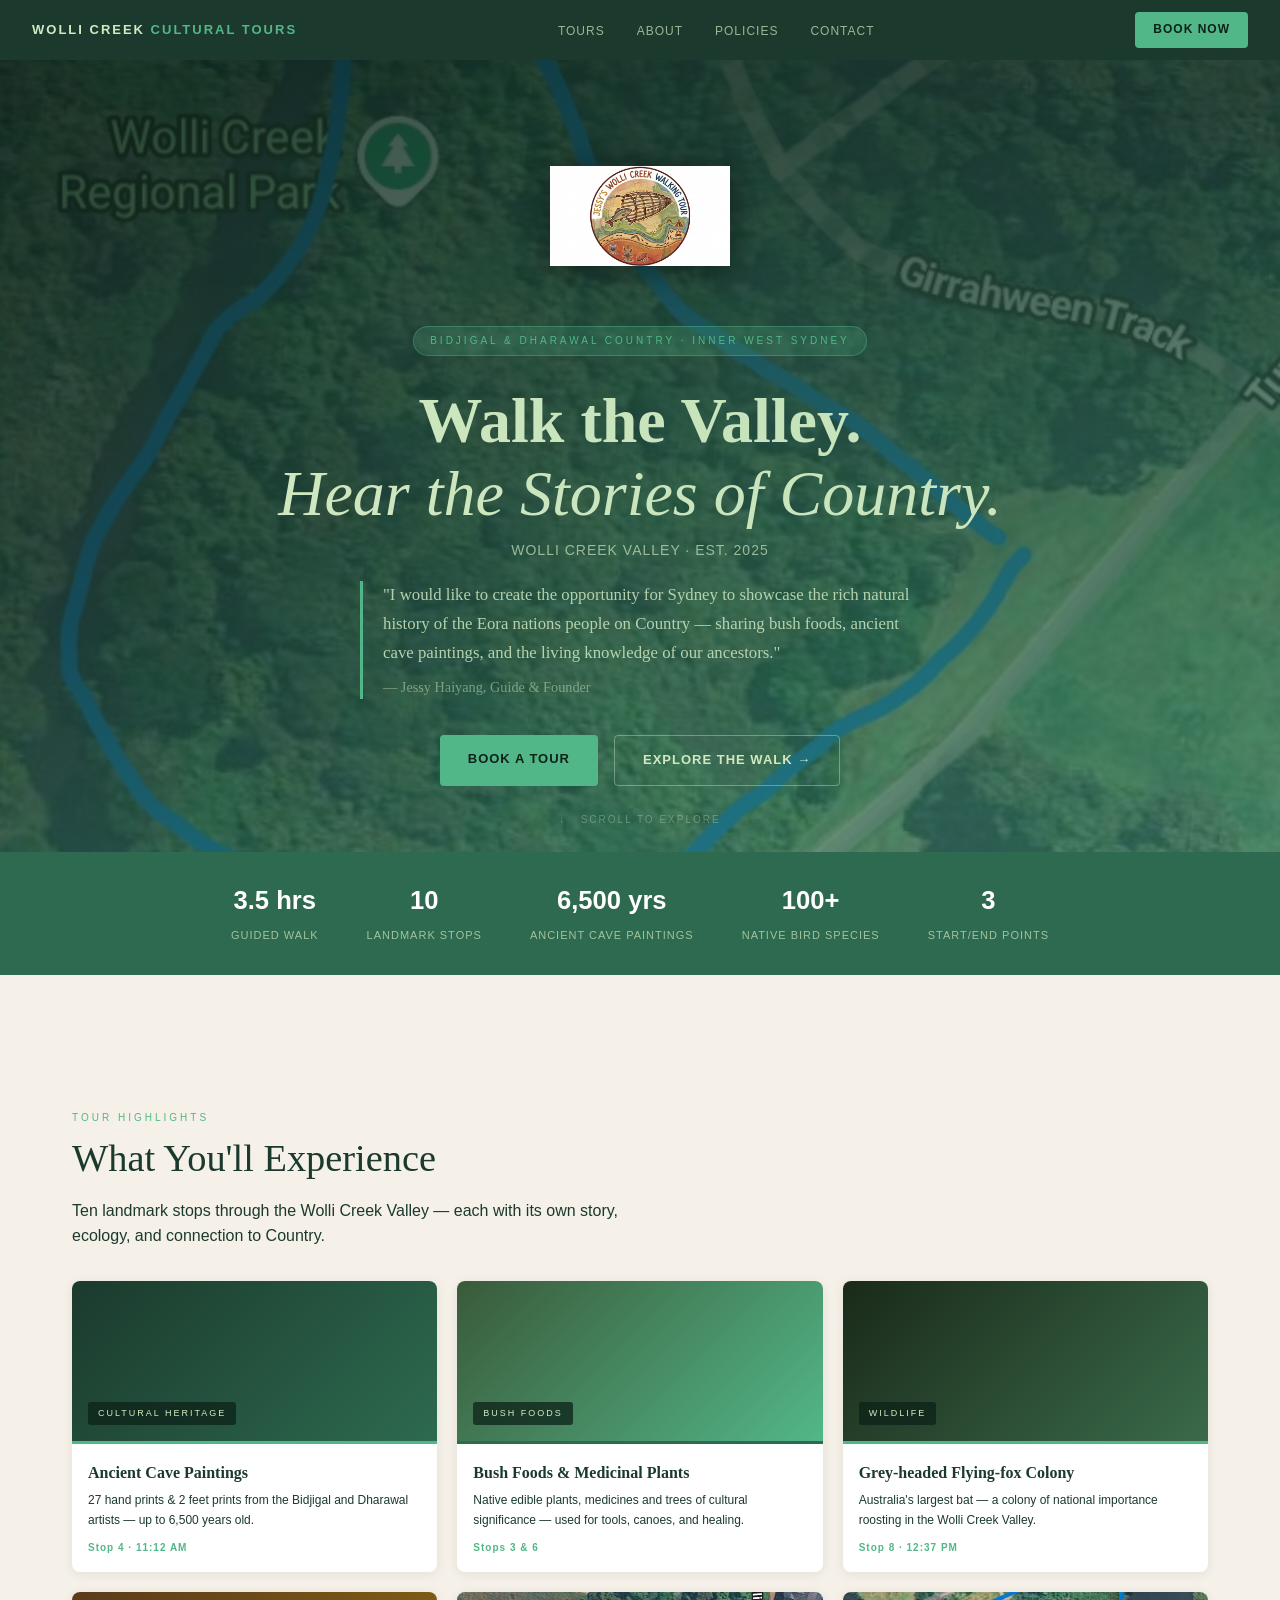
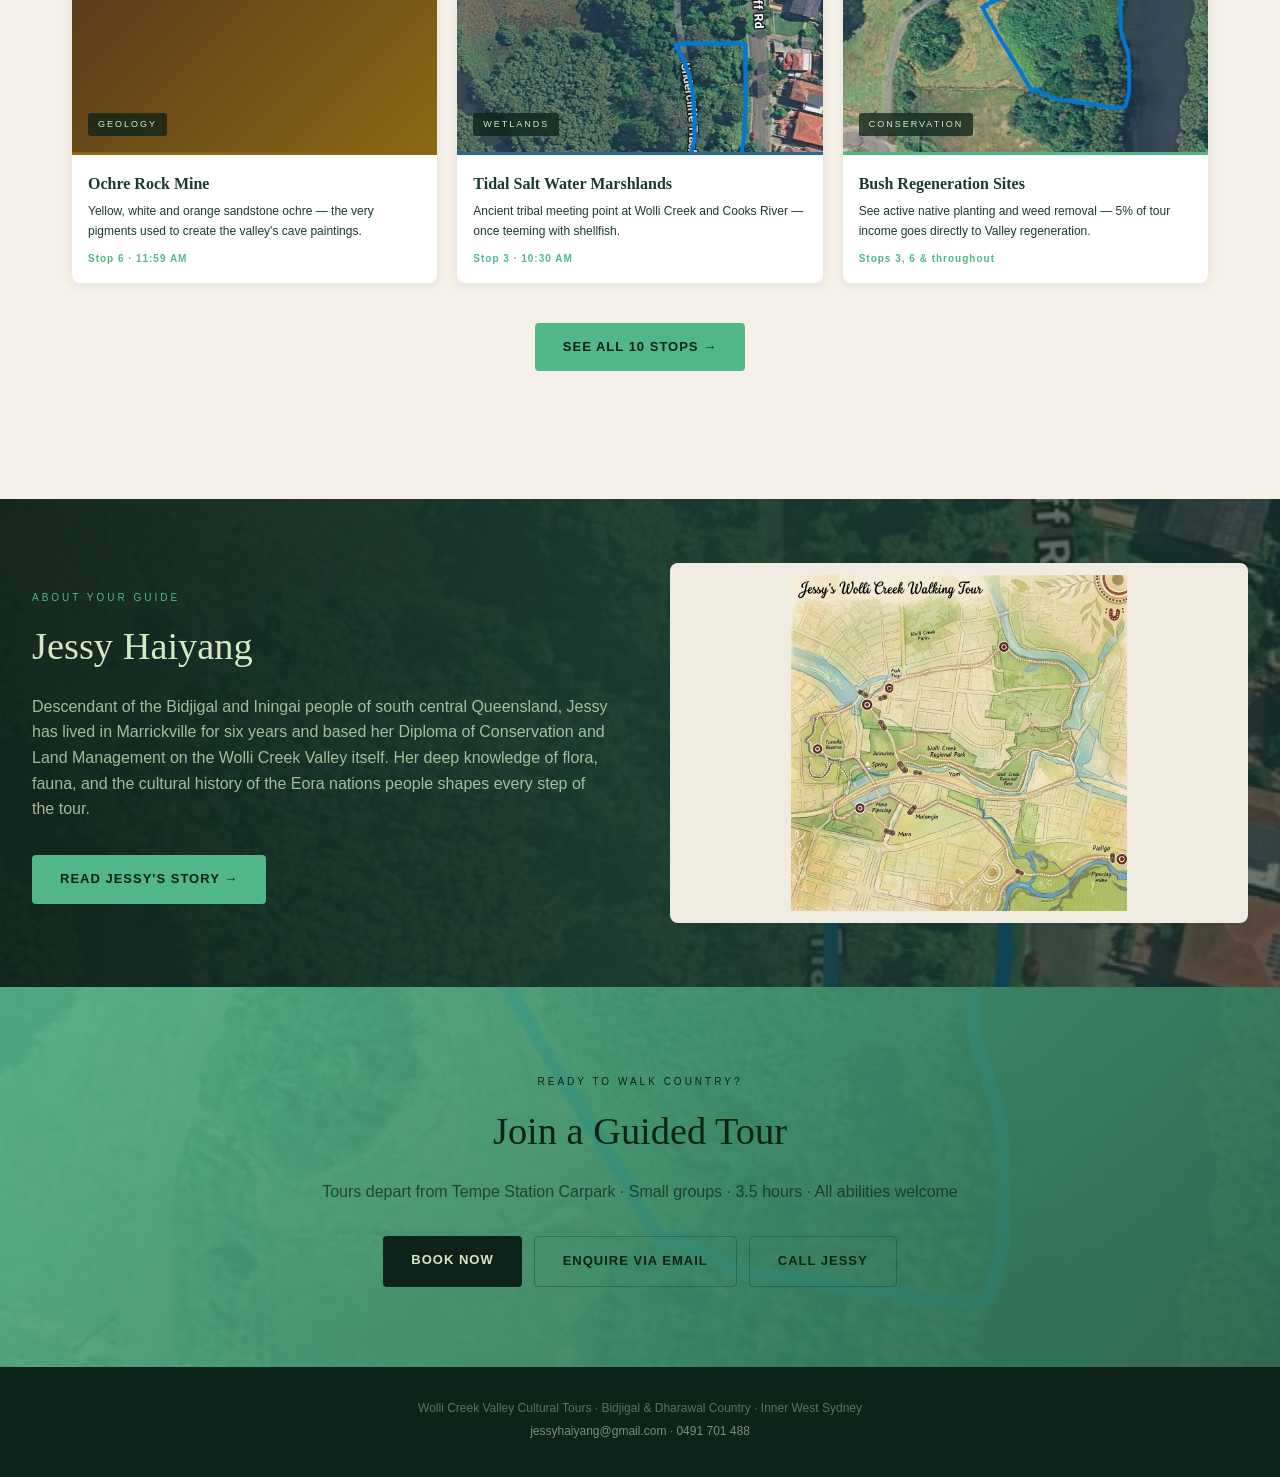
<file: index.html>
<!DOCTYPE html>
<html lang="en">
<head>
  <meta charset="UTF-8">
  <meta name="viewport" content="width=device-width, initial-scale=1.0">
  <meta name="description" content="Wolli Creek Valley Cultural Guided Tours — walk the valley and hear the stories of Country with Jessy Haiyang on Bidjigal and Dharawal Country, Inner West Sydney.">
  <meta property="og:title" content="Wolli Creek Cultural Tours — Walk the Valley">
  <meta property="og:description" content="Indigenous-led guided tours of the Wolli Creek Valley on Bidjigal and Dharawal Country, Inner West Sydney.">
  <meta property="og:type" content="website">
  <title>Wolli Creek Cultural Tours — Walk the Valley</title>
  <link rel="stylesheet" href="css/base.css">
  <link rel="stylesheet" href="css/components.css">
  <link rel="stylesheet" href="css/home.css">
</head>
<body>

  <a class="skip-link" href="#main-content">Skip to main content</a>

  <!-- NAV -->
  <nav class="site-nav">
    <a href="index.html" class="nav-logo">Wolli Creek <span>Cultural Tours</span></a>
    <ul class="nav-links">
      <li><a href="tours.html">Tours</a></li>
      <li><a href="about.html">About</a></li>
      <li><a href="policies.html">Policies</a></li>
      <li><a href="book.html">Contact</a></li>
    </ul>
    <a href="book.html" class="nav-cta">Book Now</a>
    <button class="nav-toggle" aria-label="Open menu" aria-expanded="false">
      <span></span><span></span><span></span>
    </button>
  </nav>

  <main id="main-content">

  <!-- HERO -->
  <section class="home-hero">
    <img src="images/jessys-logo.png" alt="Jessy's Wolli Creek Walking Tour — circular logo" class="hero-logo">
    <span class="hero-badge">Bidjigal &amp; Dharawal Country · Inner West Sydney</span>
    <h1><strong>Walk the Valley.</strong><br>Hear the Stories of Country.</h1>
    <p class="hero-subtitle">Wolli Creek Valley · Est. 2025</p>
    <blockquote class="hero-quote">
      "I would like to create the opportunity for Sydney to showcase the rich natural history
      of the Eora nations people on Country — sharing bush foods, ancient cave paintings,
      and the living knowledge of our ancestors."
      <cite>— Jessy Haiyang, Guide &amp; Founder</cite>
    </blockquote>
    <div class="hero-buttons">
      <a href="book.html" class="btn btn-primary">Book a Tour</a>
      <a href="tours.html" class="btn btn-ghost">Explore the Walk →</a>
    </div>
    <div class="hero-scroll">↓ &nbsp; scroll to explore</div>
  </section>

  <!-- STATS BAND -->
  <div class="stats-band">
    <div class="stat"><strong>3.5 hrs</strong><span>Guided Walk</span></div>
    <div class="stat"><strong>10</strong><span>Landmark Stops</span></div>
    <div class="stat"><strong>6,500 yrs</strong><span>Ancient Cave Paintings</span></div>
    <div class="stat"><strong>100+</strong><span>Native Bird Species</span></div>
    <div class="stat"><strong>3</strong><span>Start/End Points</span></div>
  </div>

  <!-- HIGHLIGHTS -->
  <section class="highlights-section">
    <div class="section">
      <span class="label">Tour Highlights</span>
      <h2>What You'll Experience</h2>
      <p style="max-width:560px;margin-top:8px;">Ten landmark stops through the Wolli Creek Valley — each with its own story, ecology, and connection to Country.</p>

      <div class="card-grid">

        <div class="card reveal">
          <div class="card-img" style="background:linear-gradient(135deg,#1B3A2D,#2D6A4F);">
            <span class="card-tag">Cultural Heritage</span>
          </div>
          <div class="card-accent" style="background:#52B788;"></div>
          <div class="card-body">
            <h4>Ancient Cave Paintings</h4>
            <p>27 hand prints &amp; 2 feet prints from the Bidjigal and Dharawal artists — up to 6,500 years old.</p>
            <div class="card-meta">Stop 4 · 11:12 AM</div>
          </div>
        </div>

        <div class="card reveal">
          <div class="card-img" style="background:linear-gradient(135deg,#3a5a3a,#52B788);">
            <span class="card-tag">Bush Foods</span>
          </div>
          <div class="card-accent" style="background:#2D6A4F;"></div>
          <div class="card-body">
            <h4>Bush Foods &amp; Medicinal Plants</h4>
            <p>Native edible plants, medicines and trees of cultural significance — used for tools, canoes, and healing.</p>
            <div class="card-meta">Stops 3 &amp; 6</div>
          </div>
        </div>

        <div class="card reveal">
          <div class="card-img" style="background:linear-gradient(135deg,#1a2a1a,#3a6a4a);">
            <span class="card-tag">Wildlife</span>
          </div>
          <div class="card-accent" style="background:#52B788;"></div>
          <div class="card-body">
            <h4>Grey-headed Flying-fox Colony</h4>
            <p>Australia's largest bat — a colony of national importance roosting in the Wolli Creek Valley.</p>
            <div class="card-meta">Stop 8 · 12:37 PM</div>
          </div>
        </div>

        <div class="card reveal">
          <div class="card-img" style="background:linear-gradient(135deg,#5a3a1a,#8B6914);">
            <span class="card-tag">Geology</span>
          </div>
          <div class="card-accent" style="background:#8B6914;"></div>
          <div class="card-body">
            <h4>Ochre Rock Mine</h4>
            <p>Yellow, white and orange sandstone ochre — the very pigments used to create the valley's cave paintings.</p>
            <div class="card-meta">Stop 6 · 11:59 AM</div>
          </div>
        </div>

        <div class="card reveal">
          <div class="card-img" style="background:linear-gradient(135deg,#1a3a4a,#2D6A8F);background-image:url('images/bush-regen-2.jpg');background-size:cover;background-position:center;">
            <span class="card-tag">Wetlands</span>
          </div>
          <div class="card-accent" style="background:#2D6A8F;"></div>
          <div class="card-body">
            <h4>Tidal Salt Water Marshlands</h4>
            <p>Ancient tribal meeting point at Wolli Creek and Cooks River — once teeming with shellfish.</p>
            <div class="card-meta">Stop 3 · 10:30 AM</div>
          </div>
        </div>

        <div class="card reveal">
          <div class="card-img" style="background:linear-gradient(135deg,#2a3a1a,#4a6a2a);background-image:url('images/bush-regen-1.jpg');background-size:cover;background-position:center;">
            <span class="card-tag">Conservation</span>
          </div>
          <div class="card-accent" style="background:#52B788;"></div>
          <div class="card-body">
            <h4>Bush Regeneration Sites</h4>
            <p>See active native planting and weed removal — 5% of tour income goes directly to Valley regeneration.</p>
            <div class="card-meta">Stops 3, 6 &amp; throughout</div>
          </div>
        </div>

      </div>

      <div style="text-align:center;margin-top:40px;">
        <a href="tours.html" class="btn btn-primary">See All 10 Stops →</a>
      </div>
    </div>
  </section>

  <!-- ABOUT STRIP -->
  <section class="about-strip">
    <div class="about-text">
      <span class="label">About Your Guide</span>
      <h2>Jessy Haiyang</h2>
      <p>Descendant of the Bidjigal and Iningai people of south central Queensland, Jessy has lived in Marrickville for six years and based her Diploma of Conservation and Land Management on the Wolli Creek Valley itself. Her deep knowledge of flora, fauna, and the cultural history of the Eora nations people shapes every step of the tour.</p>
      <br>
      <a href="about.html" class="btn btn-primary" style="margin-top:8px;">Read Jessy's Story →</a>
    </div>
    <div class="about-img about-img--map">
      <img src="images/jessys-map-4.png" alt="Jessy's Wolli Creek Walking Tour — illustrated route map">
    </div>
  </section>

  <!-- CTA -->
  <section class="cta-section">
    <span class="label">Ready to Walk Country?</span>
    <h2>Join a Guided Tour</h2>
    <p>Tours depart from Tempe Station Carpark · Small groups · 3.5 hours · All abilities welcome</p>
    <div class="cta-buttons">
      <a href="book.html" class="btn btn-primary" style="background:var(--color-forest-dark);color:var(--color-sage-light);">Book Now</a>
      <a href="mailto:jessyhaiyang@gmail.com" class="btn btn-ghost-dark">Enquire via Email</a>
      <a href="tel:0491701488" class="btn btn-ghost-dark">Call Jessy</a>
    </div>
  </section>

  </main>

  <!-- FOOTER -->
  <footer class="site-footer">
    <p>Wolli Creek Valley Cultural Tours · Bidjigal &amp; Dharawal Country · Inner West Sydney</p>
    <p><a href="mailto:jessyhaiyang@gmail.com">jessyhaiyang@gmail.com</a> · <a href="tel:0491701488">0491 701 488</a></p>
  </footer>

  <script src="js/main.js"></script>
</body>
</html>
</file>
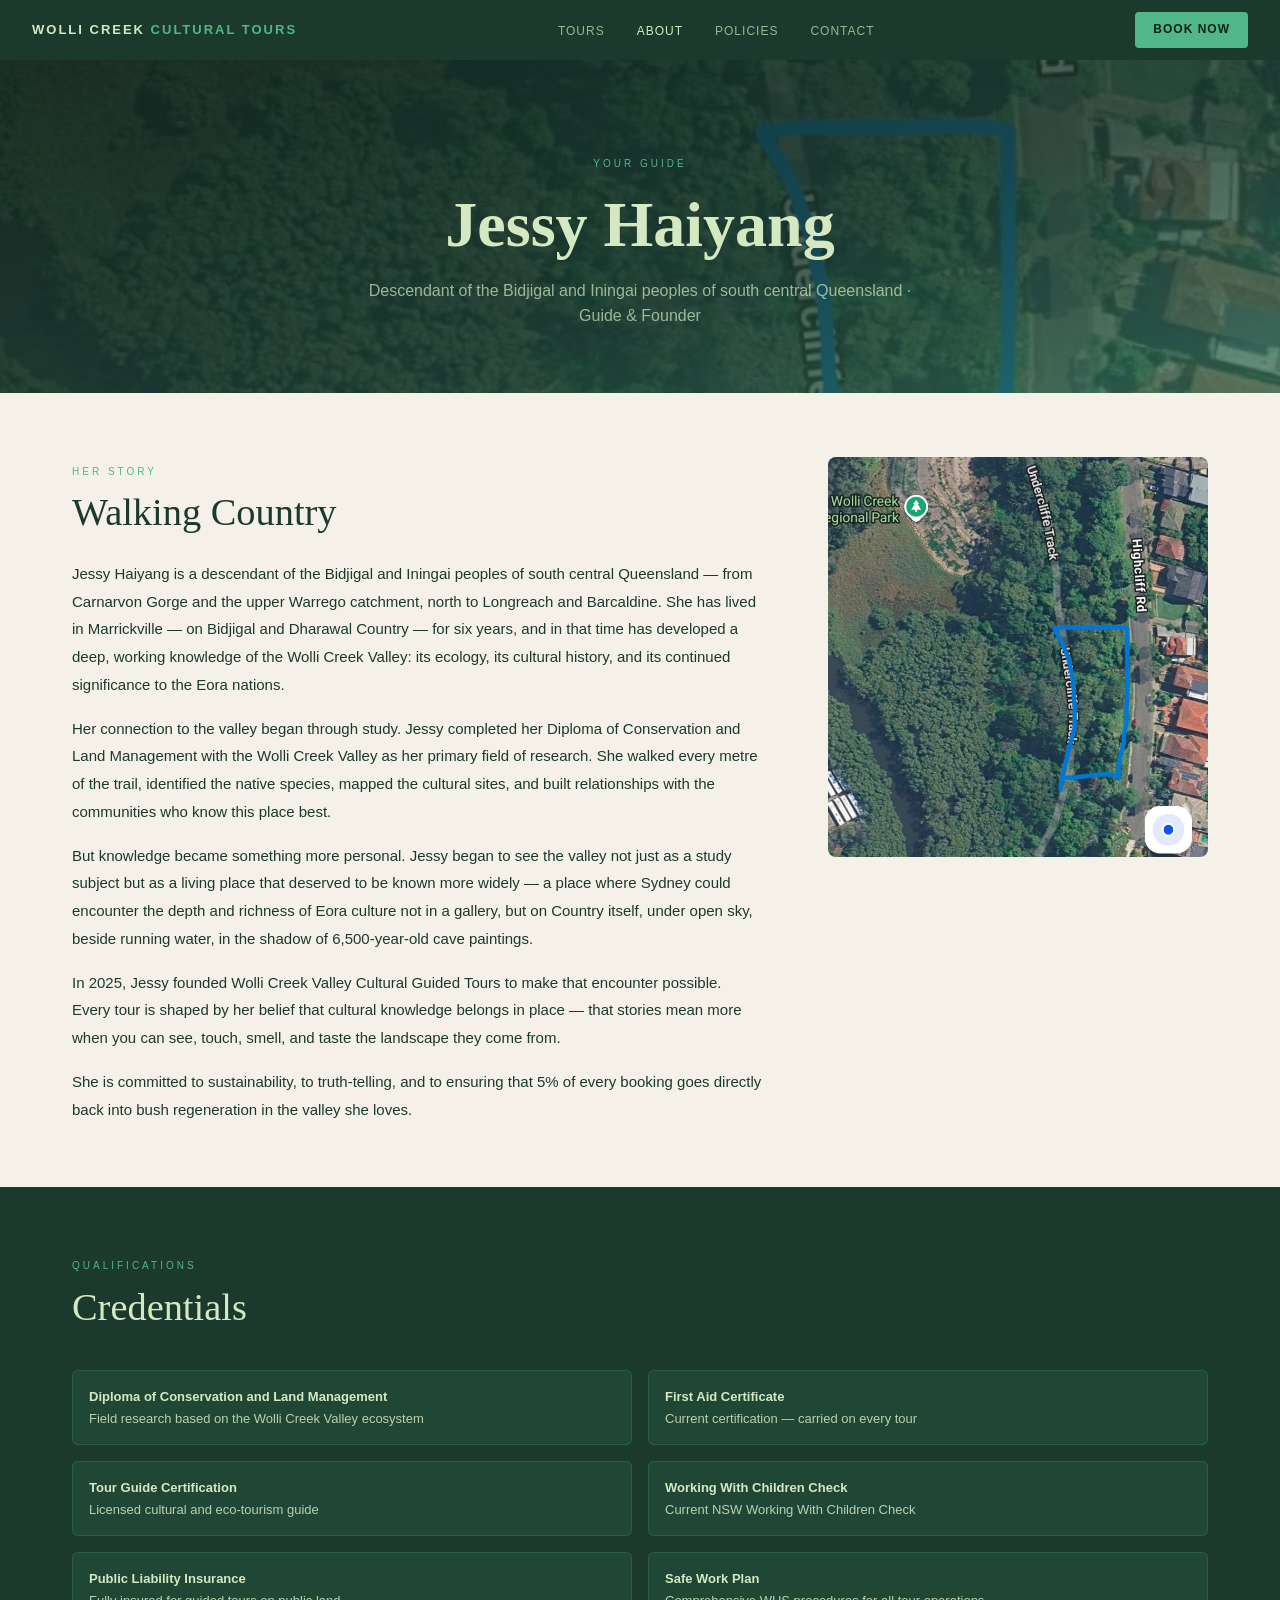
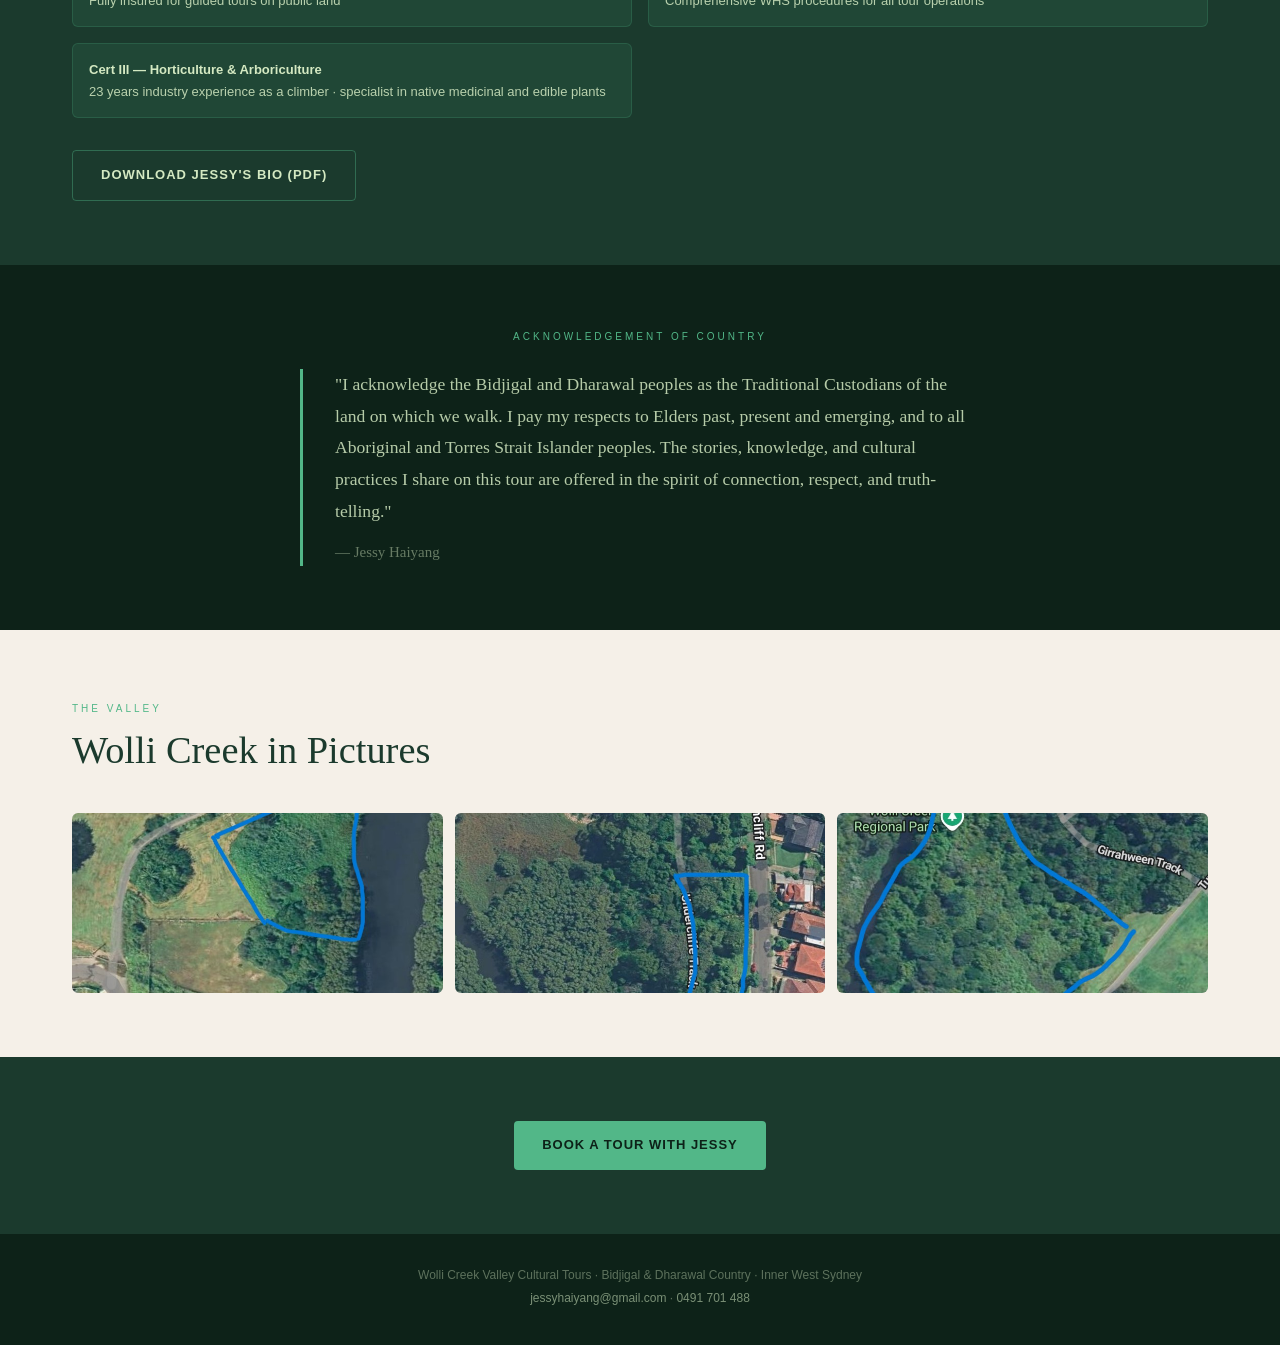
<file: about.html>
<!DOCTYPE html>
<html lang="en">
<head>
  <meta charset="UTF-8">
  <meta name="viewport" content="width=device-width, initial-scale=1.0">
  <meta name="description" content="Meet Jessy Haiyang — descendant of the Pitjara and Iningai peoples, guide, botanist, and founder of Wolli Creek Valley Cultural Tours.">
  <title>About Jessy — Wolli Creek Cultural Tours</title>
  <link rel="stylesheet" href="css/base.css">
  <link rel="stylesheet" href="css/components.css">
  <link rel="stylesheet" href="css/about.css">
</head>
<body>

  <a class="skip-link" href="#main-content">Skip to main content</a>

  <nav class="site-nav">
    <a href="index.html" class="nav-logo">Wolli Creek <span>Cultural Tours</span></a>
    <ul class="nav-links">
      <li><a href="tours.html">Tours</a></li>
      <li><a href="about.html" class="active">About</a></li>
      <li><a href="policies.html">Policies</a></li>
      <li><a href="book.html">Contact</a></li>
    </ul>
    <a href="book.html" class="nav-cta">Book Now</a>
    <button class="nav-toggle" aria-label="Open menu" aria-expanded="false">
      <span></span><span></span><span></span>
    </button>
  </nav>

  <main id="main-content">

  <header class="page-hero">
    <span class="label">Your Guide</span>
    <h1><strong>Jessy Haiyang</strong></h1>
    <p>Descendant of the Bidjigal and Iningai peoples of south central Queensland · Guide &amp; Founder</p>
  </header>

  <!-- MAIN CONTENT -->
  <section class="about-content">
    <div class="container">
      <div class="about-layout">

        <div class="about-body">
          <span class="label">Her Story</span>
          <h2>Walking Country</h2>
          <p>Jessy Haiyang is a descendant of the Bidjigal and Iningai peoples of south central Queensland — from Carnarvon Gorge and the upper Warrego catchment, north to Longreach and Barcaldine. She has lived in Marrickville — on Bidjigal and Dharawal Country — for six years, and in that time has developed a deep, working knowledge of the Wolli Creek Valley: its ecology, its cultural history, and its continued significance to the Eora nations.</p>
          <p>Her connection to the valley began through study. Jessy completed her Diploma of Conservation and Land Management with the Wolli Creek Valley as her primary field of research. She walked every metre of the trail, identified the native species, mapped the cultural sites, and built relationships with the communities who know this place best.</p>
          <p>But knowledge became something more personal. Jessy began to see the valley not just as a study subject but as a living place that deserved to be known more widely — a place where Sydney could encounter the depth and richness of Eora culture not in a gallery, but on Country itself, under open sky, beside running water, in the shadow of 6,500-year-old cave paintings.</p>
          <p>In 2025, Jessy founded Wolli Creek Valley Cultural Guided Tours to make that encounter possible. Every tour is shaped by her belief that cultural knowledge belongs in place — that stories mean more when you can see, touch, smell, and taste the landscape they come from.</p>
          <p>She is committed to sustainability, to truth-telling, and to ensuring that 5% of every booking goes directly back into bush regeneration in the valley she loves.</p>
        </div>

        <div class="about-sidebar">
          <div class="about-photo">
            <img src="images/bush-regen-2.jpg" alt="Wolli Creek Valley — the bush corridor where tours take place">
            <!-- Replace with: <img src="images/jessy-portrait.jpg" alt="Jessy Haiyang in the Wolli Creek Valley"> -->
          </div>
        </div>

      </div>
    </div>
  </section>

  <!-- CREDENTIALS -->
  <section class="credentials">
    <div class="container">
      <span class="label">Qualifications</span>
      <h2>Credentials</h2>
      <ul class="cred-list">
        <li><strong>Diploma of Conservation and Land Management</strong>Field research based on the Wolli Creek Valley ecosystem</li>
        <li><strong>First Aid Certificate</strong>Current certification — carried on every tour</li>
        <li><strong>Tour Guide Certification</strong>Licensed cultural and eco-tourism guide</li>
        <li><strong>Working With Children Check</strong>Current NSW Working With Children Check</li>
        <li><strong>Public Liability Insurance</strong>Fully insured for guided tours on public land</li>
        <li><strong>Safe Work Plan</strong>Comprehensive WHS procedures for all tour operations</li>
        <li><strong>Cert III — Horticulture &amp; Arboriculture</strong>23 years industry experience as a climber · specialist in native medicinal and edible plants</li>
      </ul>
      <div style="margin-top:var(--space-md);">
        <a href="images/jessy-haiyang-bio.pdf" target="_blank" rel="noopener" class="btn btn-ghost" style="border-color:rgba(82,183,136,0.4);color:var(--color-sage-light);">Download Jessy's Bio (PDF)</a>
      </div>
    </div>
  </section>

  <!-- ACKNOWLEDGEMENT OF COUNTRY -->
  <section class="acknowledgement">
    <span class="label" style="color:var(--color-sage);display:block;margin-bottom:24px;">Acknowledgement of Country</span>
    <blockquote>
      "I acknowledge the Bidjigal and Dharawal peoples as the Traditional Custodians of the land on which we walk. I pay my respects to Elders past, present and emerging, and to all Aboriginal and Torres Strait Islander peoples. The stories, knowledge, and cultural practices I share on this tour are offered in the spirit of connection, respect, and truth-telling."
      <cite>— Jessy Haiyang</cite>
    </blockquote>
  </section>

  <!-- GALLERY -->
  <section class="gallery-section">
    <div class="container">
      <span class="label">The Valley</span>
      <h2>Wolli Creek in Pictures</h2>
      <div class="gallery-grid">
        <div class="gallery-img">
          <img src="images/bush-regen-1.jpg" alt="Bush regeneration site in Wolli Creek Valley" onerror="this.style.display='none'">
        </div>
        <div class="gallery-img">
          <img src="images/bush-regen-2.jpg" alt="Native plants being restored in the valley" onerror="this.style.display='none'">
        </div>
        <div class="gallery-img">
          <img src="images/bush-regen-3.jpg" alt="Creek corridor with native vegetation" onerror="this.style.display='none'">
        </div>
      </div>
    </div>
  </section>

  <div style="background:var(--color-forest);padding:var(--space-lg) var(--space-md);text-align:center;">
    <a href="book.html" class="btn btn-primary">Book a Tour with Jessy</a>
  </div>

  </main>

  <footer class="site-footer">
    <p>Wolli Creek Valley Cultural Tours · Bidjigal &amp; Dharawal Country · Inner West Sydney</p>
    <p><a href="mailto:jessyhaiyang@gmail.com">jessyhaiyang@gmail.com</a> · <a href="tel:0491701488">0491 701 488</a></p>
  </footer>

  <script src="js/main.js"></script>
</body>
</html>
</file>
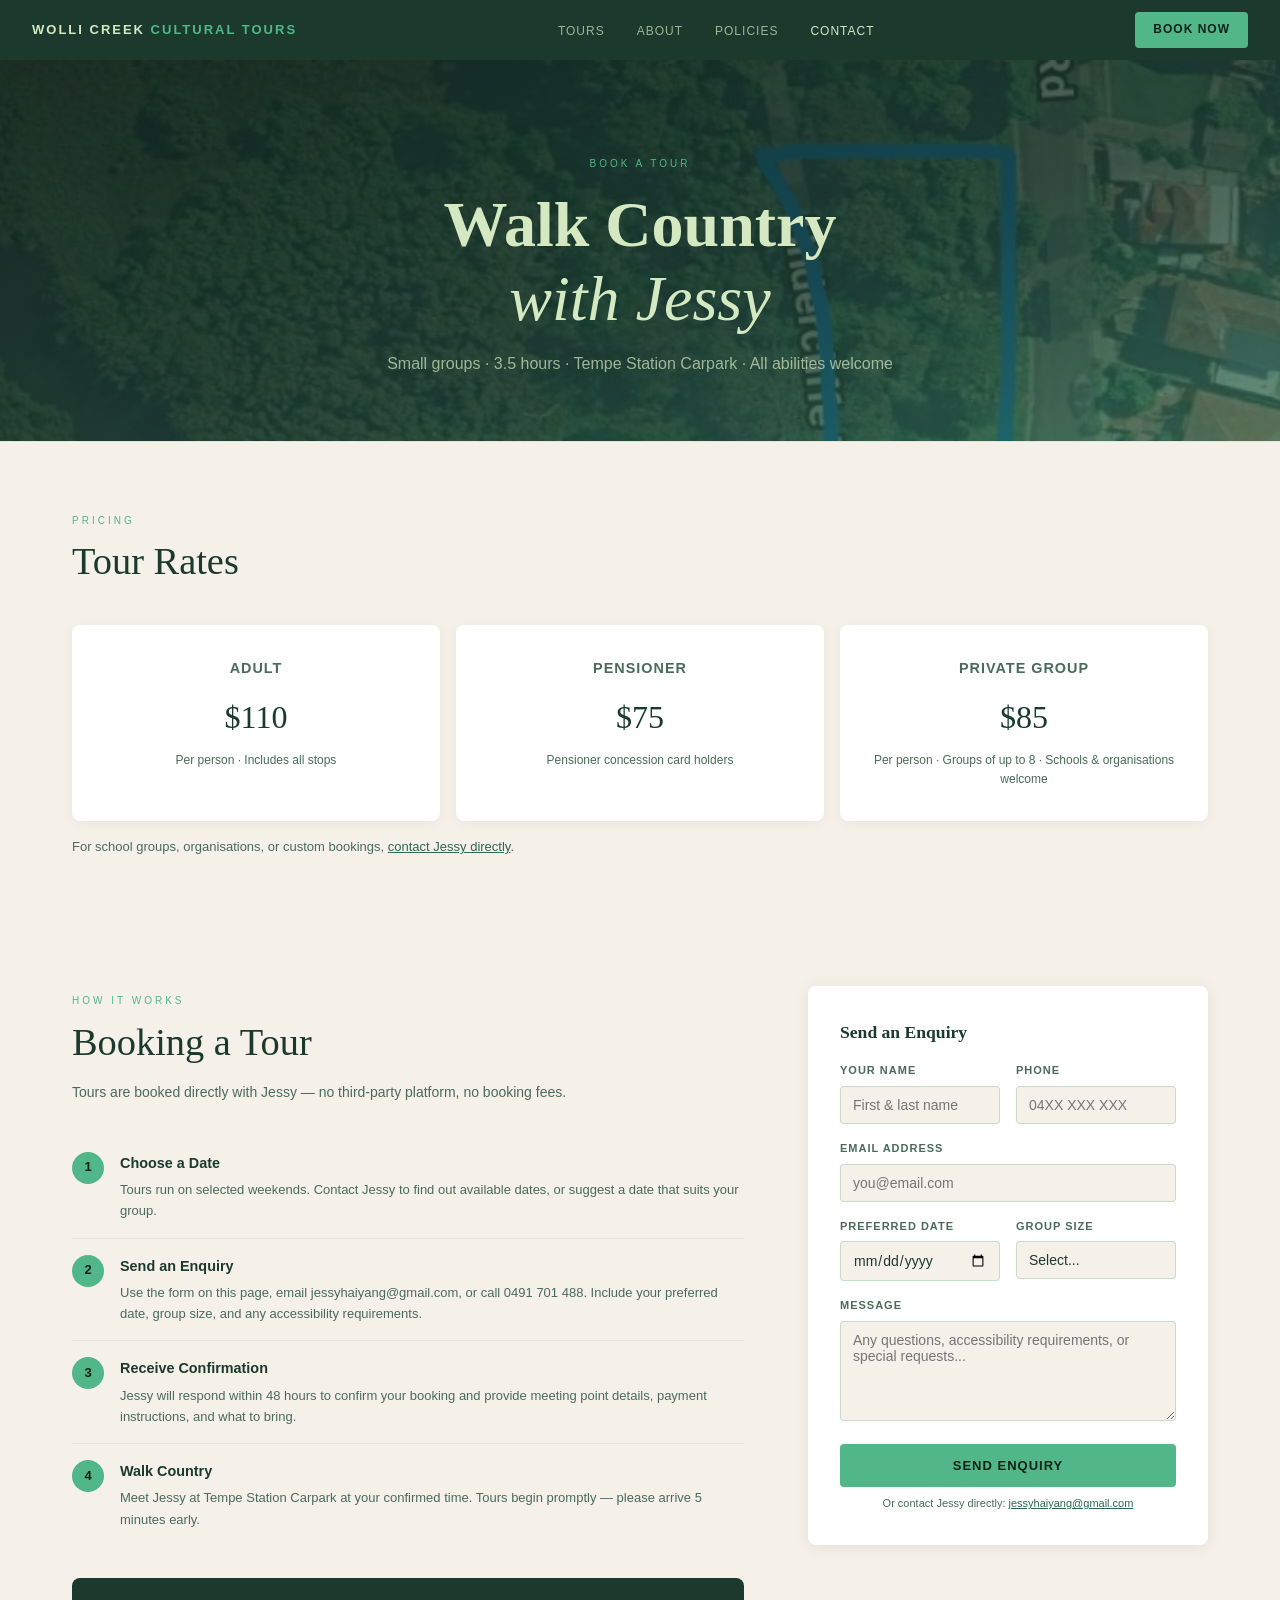
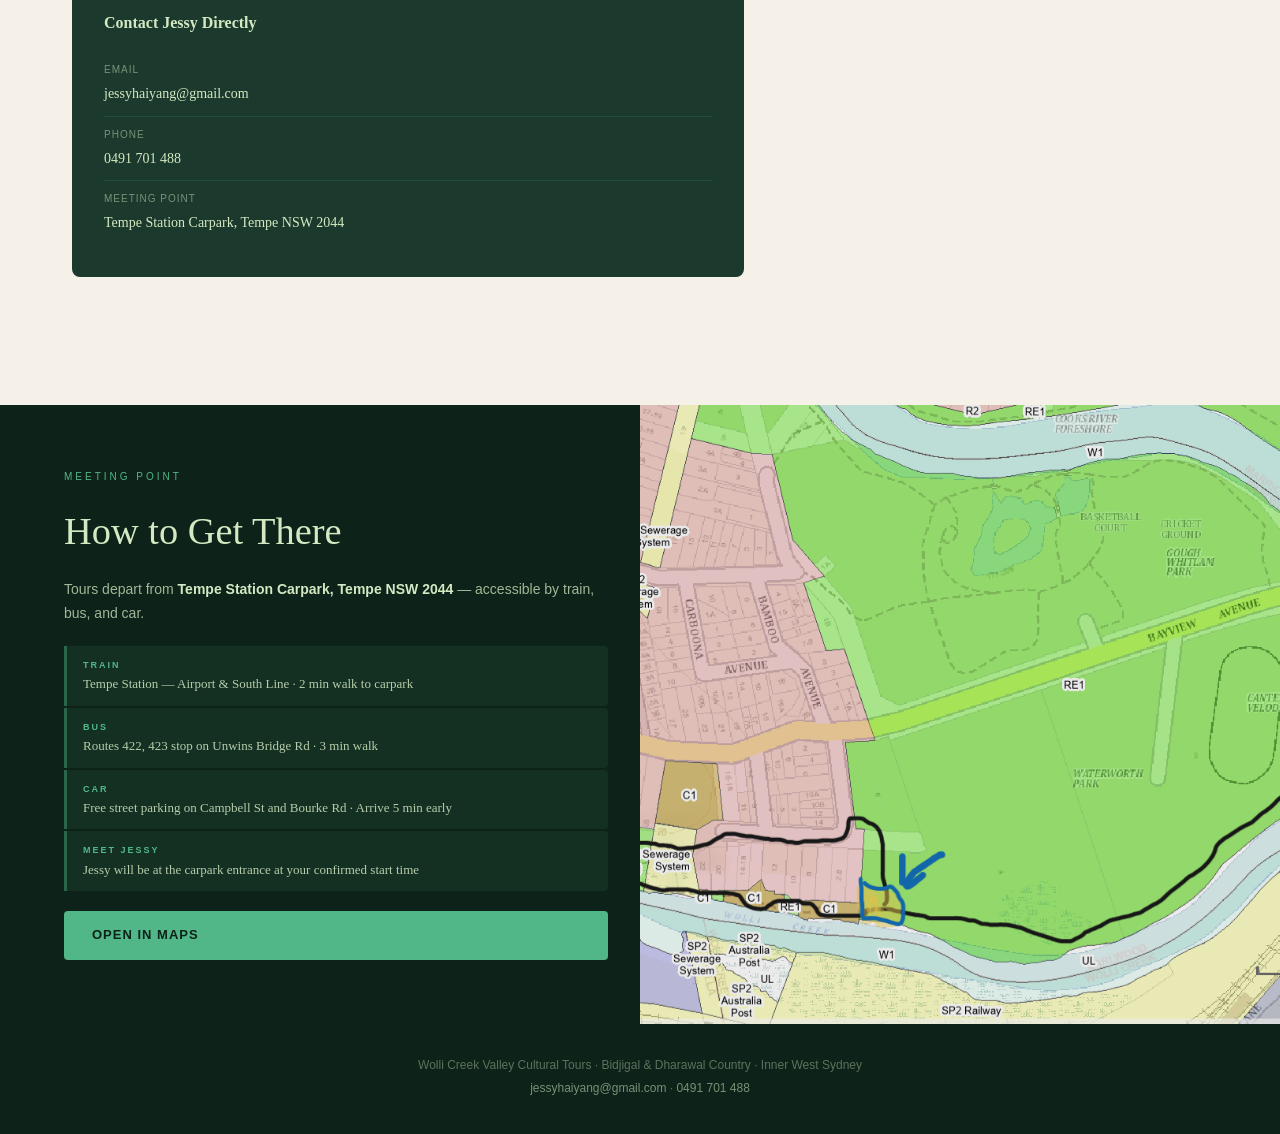
<file: book.html>
<!DOCTYPE html>
<html lang="en">
<head>
  <meta charset="UTF-8">
  <meta name="viewport" content="width=device-width, initial-scale=1.0">
  <meta name="description" content="Book a Wolli Creek Valley Cultural Guided Tour with Jessy Haiyang. Contact Jessy directly to arrange your tour date.">
  <title>Book a Tour — Wolli Creek Cultural Tours</title>
  <link rel="stylesheet" href="css/base.css">
  <link rel="stylesheet" href="css/components.css">
  <link rel="stylesheet" href="css/book.css">
</head>
<body>

  <a class="skip-link" href="#main-content">Skip to main content</a>

  <nav class="site-nav">
    <a href="index.html" class="nav-logo">Wolli Creek <span>Cultural Tours</span></a>
    <ul class="nav-links">
      <li><a href="tours.html">Tours</a></li>
      <li><a href="about.html">About</a></li>
      <li><a href="policies.html">Policies</a></li>
      <li><a href="book.html" class="active">Contact</a></li>
    </ul>
    <a href="book.html" class="nav-cta">Book Now</a>
    <button class="nav-toggle" aria-label="Open menu" aria-expanded="false">
      <span></span><span></span><span></span>
    </button>
  </nav>

  <main id="main-content">

  <!-- HERO -->
  <header class="page-hero">
    <span class="label">Book a Tour</span>
    <h1><strong>Walk Country</strong><br>with Jessy</h1>
    <p>Small groups · 3.5 hours · Tempe Station Carpark · All abilities welcome</p>
  </header>

  <!-- PRICING -->
  <section class="pricing-section">
    <div class="container">
      <span class="label">Pricing</span>
      <h2>Tour Rates</h2>
      <div class="price-cards">
        <div class="price-card">
          <h3>Adult</h3>
          <div class="price">$110</div>
          <p class="price-note">Per person · Includes all stops</p>
        </div>
        <div class="price-card">
          <h3>Pensioner</h3>
          <div class="price">$75</div>
          <p class="price-note">Pensioner concession card holders</p>
        </div>
        <div class="price-card">
          <h3>Private Group</h3>
          <div class="price">$85</div>
          <p class="price-note">Per person · Groups of up to 8 · Schools &amp; organisations welcome</p>
        </div>
      </div>
      <p class="pricing-note">For school groups, organisations, or custom bookings, <a href="mailto:jessyhaiyang@gmail.com">contact Jessy directly</a>.</p>
    </div>
  </section>

  <!-- BOOKING FORM + HOW TO BOOK -->
  <section class="booking-section">
    <div class="container">
      <div class="book-layout">

        <!-- Left: How to book -->
        <div class="book-info">
          <span class="label">How It Works</span>
          <h2>Booking a Tour</h2>
          <p class="book-intro">Tours are booked directly with Jessy — no third-party platform, no booking fees.</p>

          <ol class="steps">
            <li>
              <div class="step-num">1</div>
              <div class="step-text">
                <h4>Choose a Date</h4>
                <p>Tours run on selected weekends. Contact Jessy to find out available dates, or suggest a date that suits your group.</p>
              </div>
            </li>
            <li>
              <div class="step-num">2</div>
              <div class="step-text">
                <h4>Send an Enquiry</h4>
                <p>Use the form on this page, email jessyhaiyang@gmail.com, or call 0491 701 488. Include your preferred date, group size, and any accessibility requirements.</p>
              </div>
            </li>
            <li>
              <div class="step-num">3</div>
              <div class="step-text">
                <h4>Receive Confirmation</h4>
                <p>Jessy will respond within 48 hours to confirm your booking and provide meeting point details, payment instructions, and what to bring.</p>
              </div>
            </li>
            <li>
              <div class="step-num">4</div>
              <div class="step-text">
                <h4>Walk Country</h4>
                <p>Meet Jessy at Tempe Station Carpark at your confirmed time. Tours begin promptly — please arrive 5 minutes early.</p>
              </div>
            </li>
          </ol>

          <div class="direct-contact">
            <h3>Contact Jessy Directly</h3>
            <div class="contact-method">
              <div>
                <span class="contact-method-label">Email</span>
                <a href="mailto:jessyhaiyang@gmail.com">jessyhaiyang@gmail.com</a>
              </div>
            </div>
            <div class="contact-method">
              <div>
                <span class="contact-method-label">Phone</span>
                <a href="tel:0491701488">0491 701 488</a>
              </div>
            </div>
            <div class="contact-method">
              <div>
                <span class="contact-method-label">Meeting Point</span>
                <a href="https://maps.apple.com/?q=Tempe+Station" target="_blank" rel="noopener">Tempe Station Carpark, Tempe NSW 2044</a>
              </div>
            </div>
          </div>
        </div>

        <!-- Right: Contact form -->
        <div class="book-form-col">
          <div class="contact-form">
            <h3>Send an Enquiry</h3>
            <form action="https://formspree.io/f/REPLACE_WITH_FORMSPREE_ID" method="POST">
              <input type="hidden" name="_subject" value="Tour Enquiry — Wolli Creek Cultural Tours">
              <div class="form-row">
                <div class="form-group">
                  <label for="name">Your Name</label>
                  <input type="text" id="name" name="name" placeholder="First &amp; last name" required>
                </div>
                <div class="form-group">
                  <label for="phone">Phone</label>
                  <input type="tel" id="phone" name="phone" placeholder="04XX XXX XXX">
                </div>
              </div>
              <div class="form-group">
                <label for="email">Email Address</label>
                <input type="email" id="email" name="_replyto" placeholder="you@email.com" required>
              </div>
              <div class="form-row">
                <div class="form-group">
                  <label for="date">Preferred Date</label>
                  <input type="date" id="date" name="date">
                </div>
                <div class="form-group">
                  <label for="group">Group Size</label>
                  <select id="group" name="group">
                    <option value="">Select...</option>
                    <option value="1">1 person</option>
                    <option value="2">2 people</option>
                    <option value="3-5">3–5 people</option>
                    <option value="6-10">6–10 people</option>
                    <option value="11+">11+ people</option>
                  </select>
                </div>
              </div>
              <div class="form-group">
                <label for="message">Message</label>
                <textarea id="message" name="message" placeholder="Any questions, accessibility requirements, or special requests..."></textarea>
              </div>
              <button type="submit" class="btn btn-primary btn-full">Send Enquiry</button>
              <p class="form-alt-contact">Or contact Jessy directly: <a href="mailto:jessyhaiyang@gmail.com">jessyhaiyang@gmail.com</a></p>
            </form>
          </div>
        </div>

      </div>
    </div>
  </section>

  <!-- GETTING THERE -->
  <section class="getting-there">
    <div class="getting-there-inner">

      <!-- Left: info panel -->
      <div class="getting-there-info">
        <span class="label">Meeting Point</span>
        <h2>How to Get There</h2>
        <p class="getting-there-lead">Tours depart from <strong>Tempe Station Carpark, Tempe NSW 2044</strong> — accessible by train, bus, and car.</p>
        <ul class="there-list">
          <li class="there-item">
            <span class="there-label">Train</span>
            <span class="there-value">Tempe Station — Airport &amp; South Line · 2 min walk to carpark</span>
          </li>
          <li class="there-item">
            <span class="there-label">Bus</span>
            <span class="there-value">Routes 422, 423 stop on Unwins Bridge Rd · 3 min walk</span>
          </li>
          <li class="there-item">
            <span class="there-label">Car</span>
            <span class="there-value">Free street parking on Campbell St and Bourke Rd · Arrive 5 min early</span>
          </li>
          <li class="there-item">
            <span class="there-label">Meet Jessy</span>
            <span class="there-value">Jessy will be at the carpark entrance at your confirmed start time</span>
          </li>
        </ul>
        <a href="https://maps.apple.com/?q=Tempe+Station+Carpark+Tempe+NSW" target="_blank" rel="noopener" class="btn btn-primary">Open in Maps</a>
      </div>

      <!-- Right: map image -->
      <div class="getting-there-map">
        <img src="images/1000026691.png" alt="Map of Tempe Station Carpark meeting point and surrounding streets">
      </div>

    </div>
  </section>

  </main>

  <footer class="site-footer">
    <p>Wolli Creek Valley Cultural Tours · Bidjigal &amp; Dharawal Country · Inner West Sydney</p>
    <p><a href="mailto:jessyhaiyang@gmail.com">jessyhaiyang@gmail.com</a> · <a href="tel:0491701488">0491 701 488</a></p>
  </footer>

  <script src="js/main.js"></script>
</body>
</html>
</file>
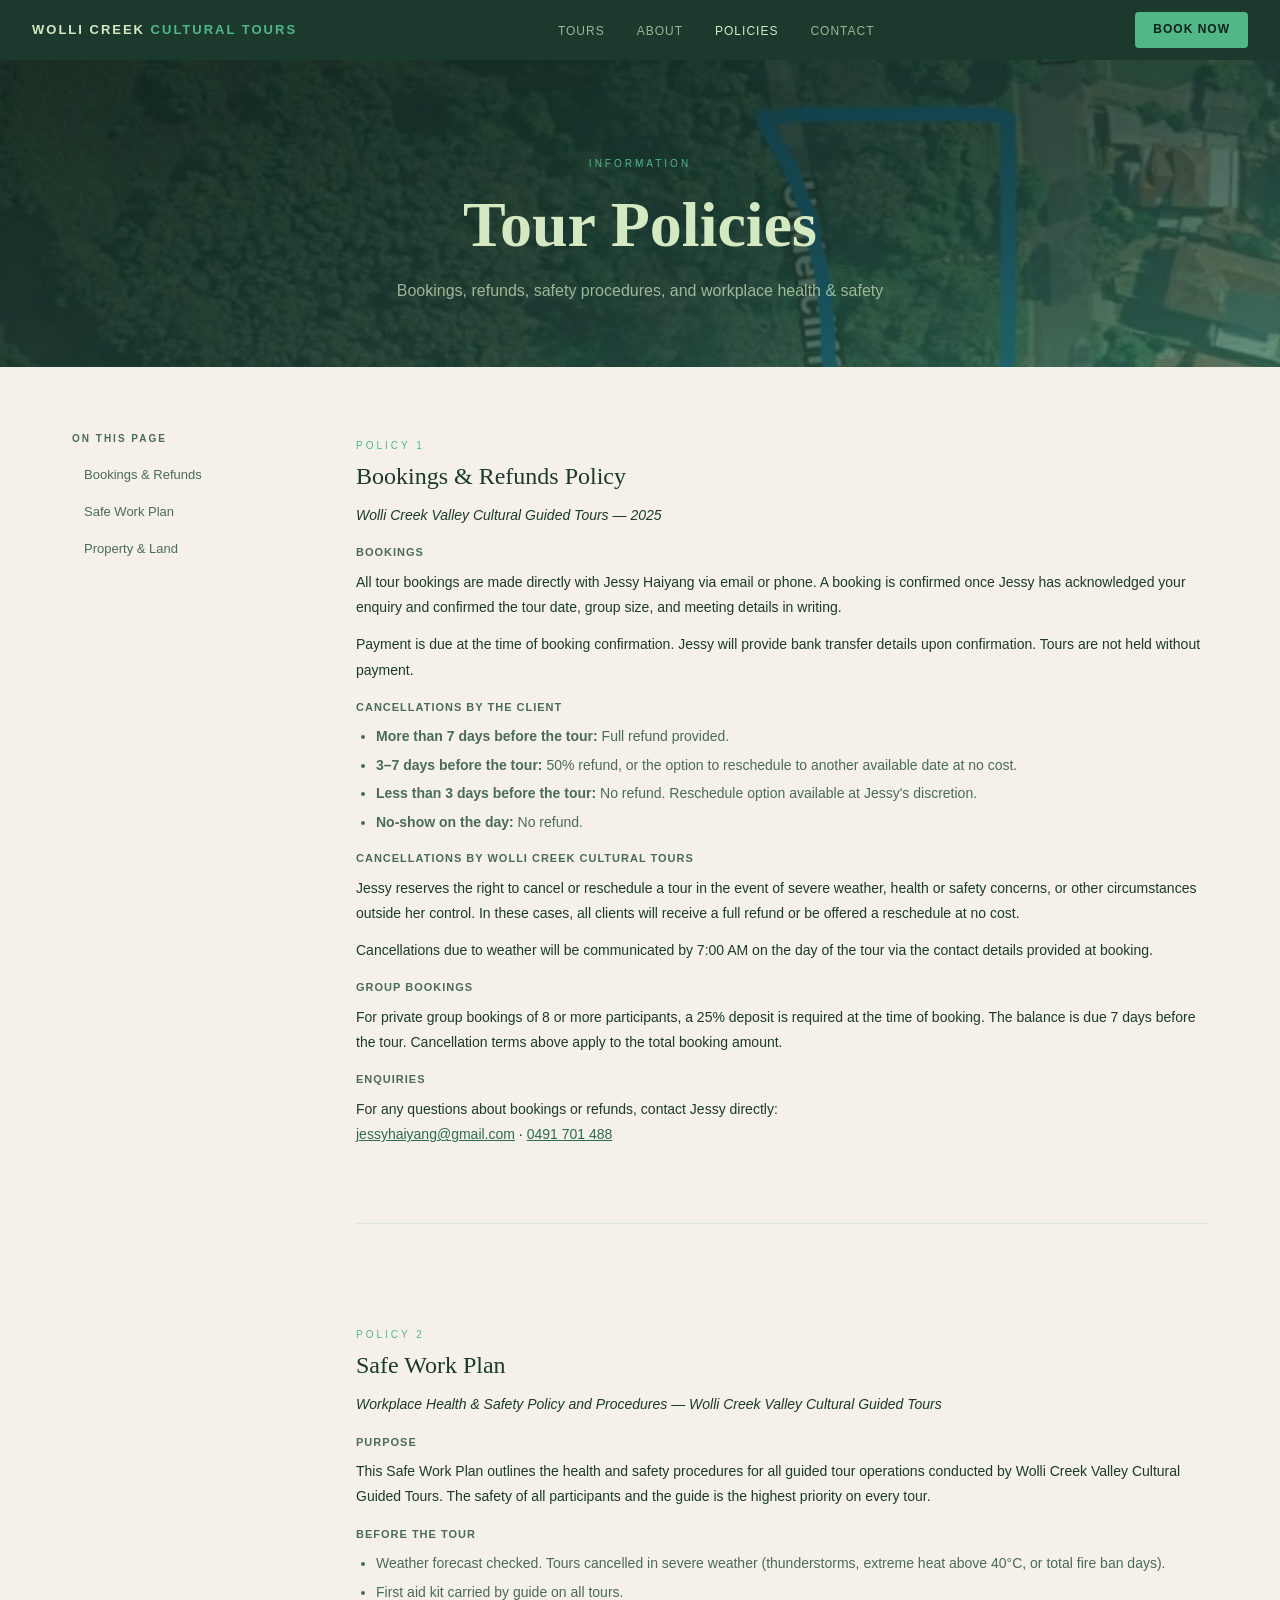
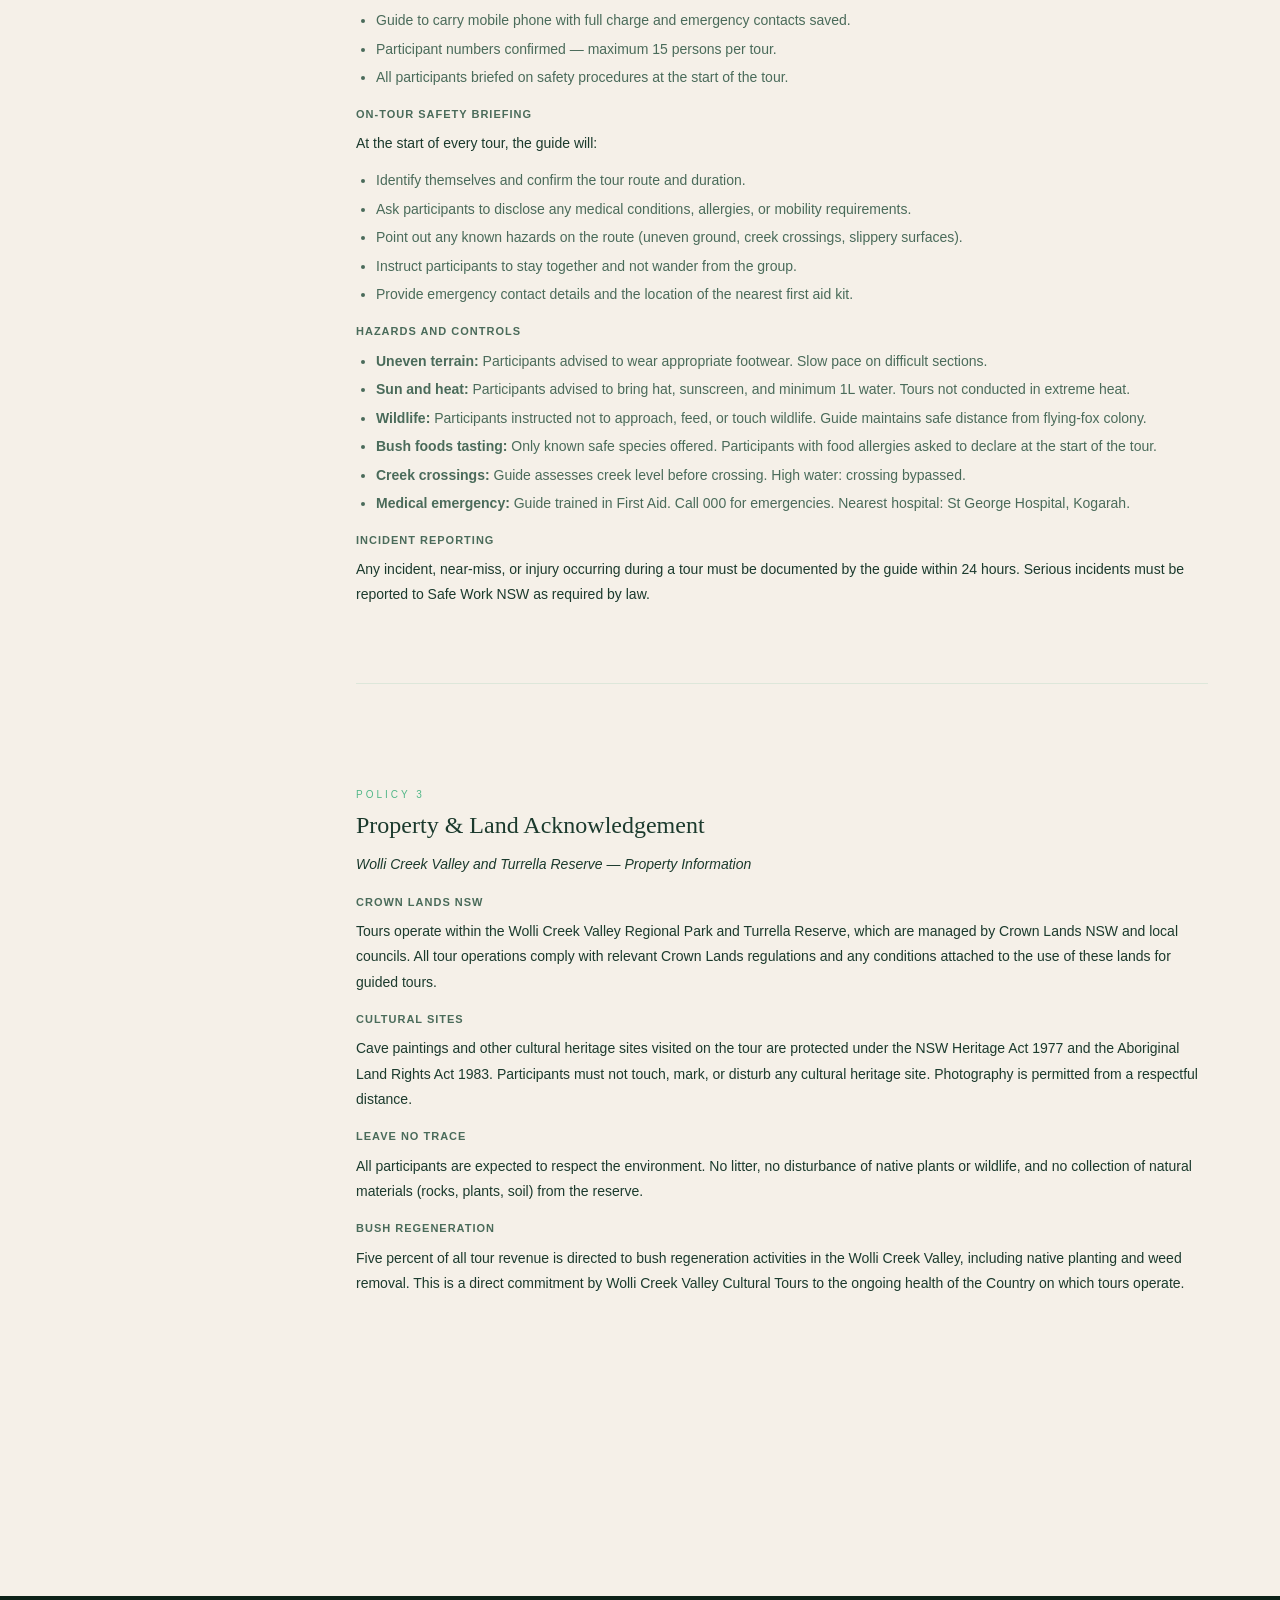
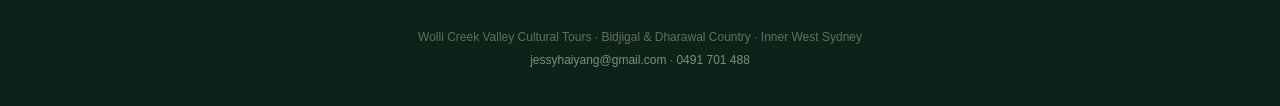
<file: policies.html>
<!DOCTYPE html>
<html lang="en">
<head>
  <meta charset="UTF-8">
  <meta name="viewport" content="width=device-width, initial-scale=1.0">
  <meta name="description" content="Tour policies for Wolli Creek Valley Cultural Tours — bookings, refunds, safety procedures, and workplace health and safety.">
  <title>Policies — Wolli Creek Cultural Tours</title>
  <link rel="stylesheet" href="css/base.css">
  <link rel="stylesheet" href="css/components.css">
  <link rel="stylesheet" href="css/policies.css">
</head>
<body>

  <a class="skip-link" href="#main-content">Skip to main content</a>

  <nav class="site-nav">
    <a href="index.html" class="nav-logo">Wolli Creek <span>Cultural Tours</span></a>
    <ul class="nav-links">
      <li><a href="tours.html">Tours</a></li>
      <li><a href="about.html">About</a></li>
      <li><a href="policies.html" class="active">Policies</a></li>
      <li><a href="book.html">Contact</a></li>
    </ul>
    <a href="book.html" class="nav-cta">Book Now</a>
    <button class="nav-toggle" aria-label="Open menu" aria-expanded="false">
      <span></span><span></span><span></span>
    </button>
  </nav>

  <main id="main-content">

  <header class="page-hero">
    <span class="label">Information</span>
    <h1><strong>Tour Policies</strong></h1>
    <p>Bookings, refunds, safety procedures, and workplace health &amp; safety</p>
  </header>

  <div style="background:var(--color-cream);padding-bottom:var(--space-lg);">
    <div class="container">
      <div class="policies-layout">

        <!-- Sidebar -->
        <aside class="policies-sidebar">
          <h4>On This Page</h4>
          <ul class="sidebar-nav">
            <li><a href="#bookings-refunds">Bookings &amp; Refunds</a></li>
            <li><a href="#safety">Safe Work Plan</a></li>
            <li><a href="#property">Property &amp; Land</a></li>
          </ul>
        </aside>

        <!-- Policies content -->
        <div>

          <article class="policy-doc" id="bookings-refunds">
            <span class="label">Policy 1</span>
            <h2>Bookings &amp; Refunds Policy</h2>
            <p><em>Wolli Creek Valley Cultural Guided Tours — 2025</em></p>

            <h3>Bookings</h3>
            <p>All tour bookings are made directly with Jessy Haiyang via email or phone. A booking is confirmed once Jessy has acknowledged your enquiry and confirmed the tour date, group size, and meeting details in writing.</p>
            <p>Payment is due at the time of booking confirmation. Jessy will provide bank transfer details upon confirmation. Tours are not held without payment.</p>

            <h3>Cancellations by the Client</h3>
            <ul>
              <li><strong>More than 7 days before the tour:</strong> Full refund provided.</li>
              <li><strong>3–7 days before the tour:</strong> 50% refund, or the option to reschedule to another available date at no cost.</li>
              <li><strong>Less than 3 days before the tour:</strong> No refund. Reschedule option available at Jessy's discretion.</li>
              <li><strong>No-show on the day:</strong> No refund.</li>
            </ul>

            <h3>Cancellations by Wolli Creek Cultural Tours</h3>
            <p>Jessy reserves the right to cancel or reschedule a tour in the event of severe weather, health or safety concerns, or other circumstances outside her control. In these cases, all clients will receive a full refund or be offered a reschedule at no cost.</p>
            <p>Cancellations due to weather will be communicated by 7:00 AM on the day of the tour via the contact details provided at booking.</p>

            <h3>Group Bookings</h3>
            <p>For private group bookings of 8 or more participants, a 25% deposit is required at the time of booking. The balance is due 7 days before the tour. Cancellation terms above apply to the total booking amount.</p>

            <h3>Enquiries</h3>
            <p>For any questions about bookings or refunds, contact Jessy directly:<br>
            <a href="mailto:jessyhaiyang@gmail.com">jessyhaiyang@gmail.com</a> · <a href="tel:0491701488">0491 701 488</a></p>
          </article>

          <article class="policy-doc" id="safety">
            <span class="label">Policy 2</span>
            <h2>Safe Work Plan</h2>
            <p><em>Workplace Health &amp; Safety Policy and Procedures — Wolli Creek Valley Cultural Guided Tours</em></p>

            <h3>Purpose</h3>
            <p>This Safe Work Plan outlines the health and safety procedures for all guided tour operations conducted by Wolli Creek Valley Cultural Guided Tours. The safety of all participants and the guide is the highest priority on every tour.</p>

            <h3>Before the Tour</h3>
            <ul>
              <li>Weather forecast checked. Tours cancelled in severe weather (thunderstorms, extreme heat above 40°C, or total fire ban days).</li>
              <li>First aid kit carried by guide on all tours.</li>
              <li>Guide to carry mobile phone with full charge and emergency contacts saved.</li>
              <li>Participant numbers confirmed — maximum 15 persons per tour.</li>
              <li>All participants briefed on safety procedures at the start of the tour.</li>
            </ul>

            <h3>On-Tour Safety Briefing</h3>
            <p>At the start of every tour, the guide will:</p>
            <ul>
              <li>Identify themselves and confirm the tour route and duration.</li>
              <li>Ask participants to disclose any medical conditions, allergies, or mobility requirements.</li>
              <li>Point out any known hazards on the route (uneven ground, creek crossings, slippery surfaces).</li>
              <li>Instruct participants to stay together and not wander from the group.</li>
              <li>Provide emergency contact details and the location of the nearest first aid kit.</li>
            </ul>

            <h3>Hazards and Controls</h3>
            <ul>
              <li><strong>Uneven terrain:</strong> Participants advised to wear appropriate footwear. Slow pace on difficult sections.</li>
              <li><strong>Sun and heat:</strong> Participants advised to bring hat, sunscreen, and minimum 1L water. Tours not conducted in extreme heat.</li>
              <li><strong>Wildlife:</strong> Participants instructed not to approach, feed, or touch wildlife. Guide maintains safe distance from flying-fox colony.</li>
              <li><strong>Bush foods tasting:</strong> Only known safe species offered. Participants with food allergies asked to declare at the start of the tour.</li>
              <li><strong>Creek crossings:</strong> Guide assesses creek level before crossing. High water: crossing bypassed.</li>
              <li><strong>Medical emergency:</strong> Guide trained in First Aid. Call 000 for emergencies. Nearest hospital: St George Hospital, Kogarah.</li>
            </ul>

            <h3>Incident Reporting</h3>
            <p>Any incident, near-miss, or injury occurring during a tour must be documented by the guide within 24 hours. Serious incidents must be reported to Safe Work NSW as required by law.</p>
          </article>

          <article class="policy-doc" id="property">
            <span class="label">Policy 3</span>
            <h2>Property &amp; Land Acknowledgement</h2>
            <p><em>Wolli Creek Valley and Turrella Reserve — Property Information</em></p>

            <h3>Crown Lands NSW</h3>
            <p>Tours operate within the Wolli Creek Valley Regional Park and Turrella Reserve, which are managed by Crown Lands NSW and local councils. All tour operations comply with relevant Crown Lands regulations and any conditions attached to the use of these lands for guided tours.</p>

            <h3>Cultural Sites</h3>
            <p>Cave paintings and other cultural heritage sites visited on the tour are protected under the NSW Heritage Act 1977 and the Aboriginal Land Rights Act 1983. Participants must not touch, mark, or disturb any cultural heritage site. Photography is permitted from a respectful distance.</p>

            <h3>Leave No Trace</h3>
            <p>All participants are expected to respect the environment. No litter, no disturbance of native plants or wildlife, and no collection of natural materials (rocks, plants, soil) from the reserve.</p>

            <h3>Bush Regeneration</h3>
            <p>Five percent of all tour revenue is directed to bush regeneration activities in the Wolli Creek Valley, including native planting and weed removal. This is a direct commitment by Wolli Creek Valley Cultural Tours to the ongoing health of the Country on which tours operate.</p>
          </article>

        </div>
      </div>
    </div>
  </div>

  </main>

  <footer class="site-footer">
    <p>Wolli Creek Valley Cultural Tours · Bidjigal &amp; Dharawal Country · Inner West Sydney</p>
    <p><a href="mailto:jessyhaiyang@gmail.com">jessyhaiyang@gmail.com</a> · <a href="tel:0491701488">0491 701 488</a></p>
  </footer>

  <script src="js/main.js"></script>
</body>
</html>
</file>
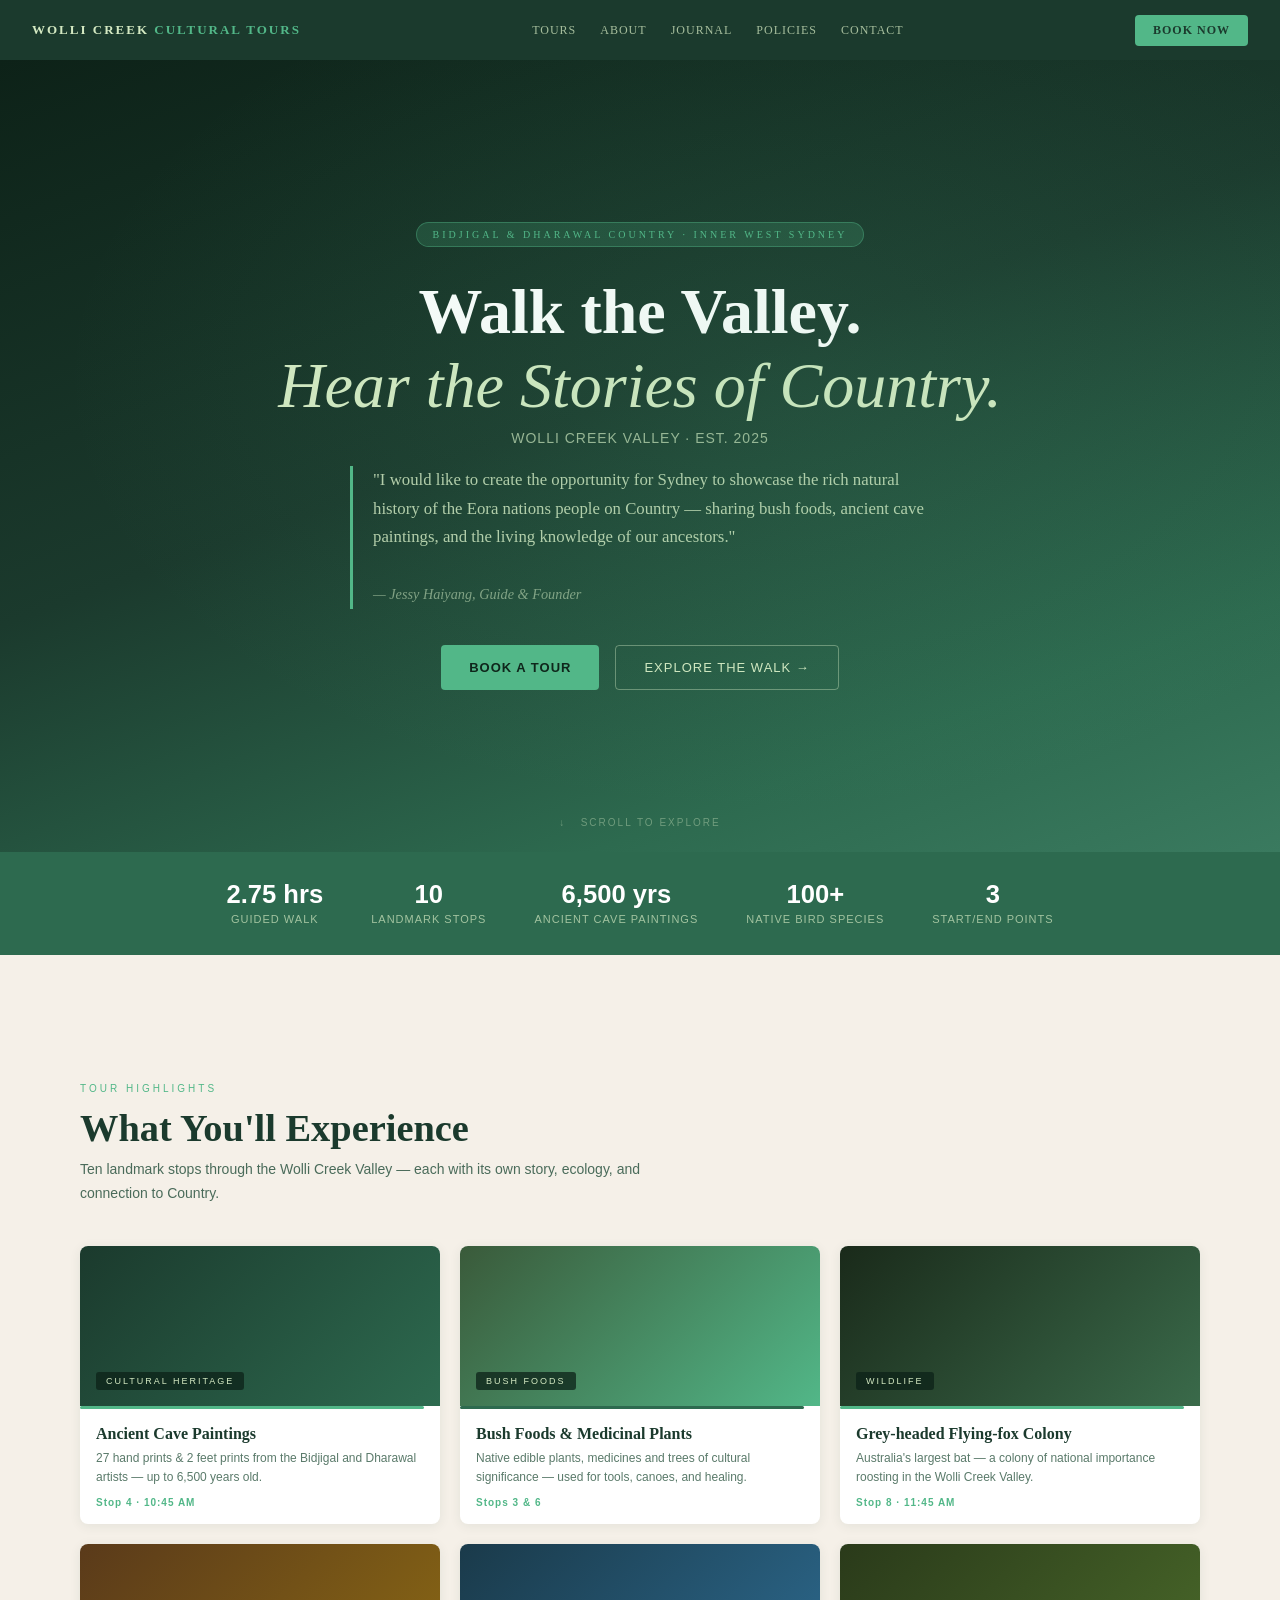
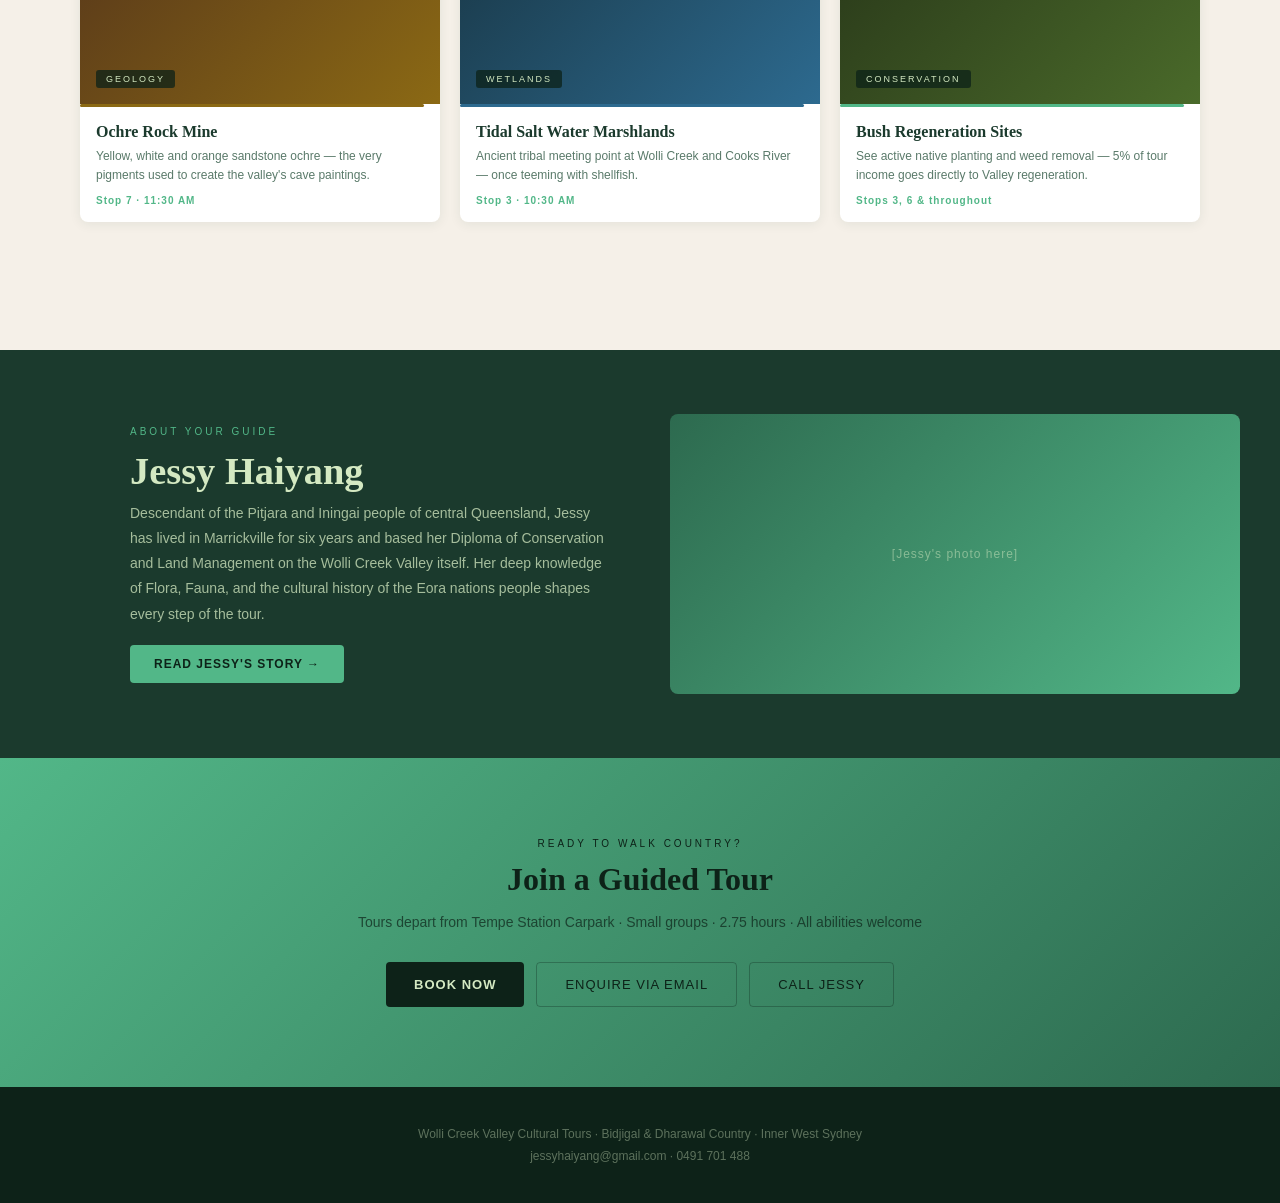
<file: .superpowers/brainstorm/2753-1775531004/content/homepage-layout.html>
<!DOCTYPE html>
<html lang="en">
<head>
<meta charset="UTF-8">
<meta name="viewport" content="width=device-width, initial-scale=1.0">
<title>Homepage Layout Mockup</title>
<style>
  * { box-sizing: border-box; margin: 0; padding: 0; }
  body { font-family: 'Georgia', serif; background: #f5f0e8; color: #1B3A2D; }

  /* NAV */
  .nav {
    background: #1B3A2D;
    padding: 0 32px;
    display: flex; align-items: center; justify-content: space-between;
    height: 60px; position: sticky; top: 0; z-index: 100;
  }
  .nav-logo { color: #D4E9C2; font-size: 13px; font-weight: 700; letter-spacing: 2px; text-transform: uppercase; }
  .nav-logo span { color: #52B788; }
  .nav-links { display: flex; gap: 24px; }
  .nav-links a { color: rgba(212,233,194,0.75); font-size: 12px; letter-spacing: 1px; text-decoration: none; text-transform: uppercase; }
  .nav-links a:hover { color: #D4E9C2; }
  .nav-cta { background: #52B788; color: #1B3A2D; padding: 8px 18px; border-radius: 4px; font-size: 12px; font-weight: 700; letter-spacing: 1px; text-transform: uppercase; text-decoration: none; }

  /* HERO */
  .hero {
    min-height: 88vh;
    background: linear-gradient(160deg, #0D2218 0%, #1B3A2D 45%, #2D6A4F 80%, #3a7a5f 100%);
    display: flex; flex-direction: column; align-items: center; justify-content: center;
    text-align: center; padding: 60px 32px; position: relative; overflow: hidden;
  }
  .hero::before {
    content: '';
    position: absolute; inset: 0;
    background: radial-gradient(ellipse at 60% 40%, rgba(82,183,136,0.12) 0%, transparent 65%);
  }
  .hero-badge {
    background: rgba(82,183,136,0.2); border: 1px solid rgba(82,183,136,0.4);
    color: #52B788; font-size: 10px; letter-spacing: 3px; text-transform: uppercase;
    padding: 6px 16px; border-radius: 20px; margin-bottom: 28px;
  }
  .hero-title {
    font-size: clamp(2.2rem, 5vw, 4rem); color: #D4E9C2; line-height: 1.15;
    max-width: 780px; margin-bottom: 8px; font-weight: 400; font-style: italic;
  }
  .hero-title strong { font-style: normal; color: #fff; font-weight: 700; }
  .hero-subtitle {
    font-family: sans-serif; color: rgba(212,233,194,0.7);
    font-size: 14px; letter-spacing: 1px; margin-bottom: 20px; text-transform: uppercase;
  }
  .hero-quote {
    max-width: 580px; color: rgba(212,233,194,0.85); font-size: 1.05rem;
    line-height: 1.7; margin-bottom: 36px; border-left: 3px solid #52B788;
    padding-left: 20px; text-align: left;
  }
  .hero-buttons { display: flex; gap: 16px; flex-wrap: wrap; justify-content: center; }
  .btn-primary { background: #52B788; color: #0D2218; padding: 14px 28px; border-radius: 4px; font-size: 13px; font-weight: 700; letter-spacing: 1px; text-transform: uppercase; cursor: pointer; border: none; }
  .btn-ghost { background: transparent; color: #D4E9C2; border: 1px solid rgba(212,233,194,0.4); padding: 14px 28px; border-radius: 4px; font-size: 13px; letter-spacing: 1px; text-transform: uppercase; cursor: pointer; }
  .hero-scroll { position: absolute; bottom: 24px; left: 50%; transform: translateX(-50%); color: rgba(212,233,194,0.4); font-family: sans-serif; font-size: 10px; letter-spacing: 2px; text-transform: uppercase; }

  /* INTRO BAND */
  .intro-band {
    background: #2D6A4F; color: #D4E9C2;
    padding: 28px 40px; display: flex; gap: 48px; justify-content: center; flex-wrap: wrap;
    text-align: center;
  }
  .intro-stat { font-family: sans-serif; }
  .intro-stat strong { display: block; font-size: 1.6rem; color: #fff; }
  .intro-stat span { font-size: 11px; letter-spacing: 1px; text-transform: uppercase; opacity: 0.7; }

  /* SECTION */
  .section { padding: 64px 40px; max-width: 1200px; margin: 0 auto; }
  .section-label { font-family: sans-serif; font-size: 10px; letter-spacing: 3px; text-transform: uppercase; color: #52B788; margin-bottom: 12px; }
  .section-title { font-size: clamp(1.6rem, 3vw, 2.4rem); color: #1B3A2D; margin-bottom: 8px; }
  .section-sub { font-family: sans-serif; font-size: 14px; color: #4a6b5a; max-width: 560px; line-height: 1.7; margin-bottom: 40px; }

  /* HIGHLIGHTS CARD GRID */
  .card-grid { display: grid; grid-template-columns: repeat(3, 1fr); gap: 20px; }
  .highlight-card {
    background: #fff; border-radius: 8px; overflow: hidden;
    box-shadow: 0 2px 12px rgba(27,58,45,0.08);
    transition: transform 0.2s;
  }
  .highlight-card:hover { transform: translateY(-4px); }
  .card-img {
    height: 160px; display: flex; align-items: flex-end; padding: 16px;
    position: relative;
  }
  .card-tag {
    background: rgba(13,34,24,0.75); color: #D4E9C2; backdrop-filter: blur(4px);
    font-family: sans-serif; font-size: 9px; letter-spacing: 2px; text-transform: uppercase;
    padding: 4px 10px; border-radius: 3px;
  }
  .card-body { padding: 16px; }
  .card-body h4 { font-size: 1rem; color: #1B3A2D; margin-bottom: 6px; }
  .card-body p { font-family: sans-serif; font-size: 12px; color: #5a7a6a; line-height: 1.6; }
  .card-time { font-family: sans-serif; font-size: 10px; color: #52B788; font-weight: 600; letter-spacing: 1px; margin-top: 10px; }
  .card-line { height: 3px; margin: 0 16px 0 0; border-radius: 2px; }

  /* ABOUT STRIP */
  .about-strip {
    background: #1B3A2D; padding: 64px 40px;
    display: grid; grid-template-columns: 1fr 1fr; gap: 60px; align-items: center;
    max-width: 100%;
  }
  .about-strip .left { max-width: 480px; margin-left: auto; }
  .about-strip .left .section-label { color: #52B788; }
  .about-strip .left .section-title { color: #D4E9C2; }
  .about-strip .left p { font-family: sans-serif; font-size: 14px; color: rgba(212,233,194,0.75); line-height: 1.8; }
  .about-img-placeholder {
    background: linear-gradient(135deg, #2D6A4F, #52B788);
    border-radius: 8px; height: 280px; display: flex; align-items: center; justify-content: center;
    color: rgba(212,233,194,0.5); font-family: sans-serif; font-size: 12px; letter-spacing: 1px;
  }

  /* CTA */
  .cta-section {
    background: linear-gradient(135deg, #52B788 0%, #2D6A4F 100%);
    padding: 80px 40px; text-align: center;
  }
  .cta-section h2 { font-size: 2rem; color: #0D2218; margin-bottom: 16px; }
  .cta-section p { font-family: sans-serif; font-size: 14px; color: rgba(13,34,24,0.7); margin-bottom: 32px; }
  .cta-section .btn-primary { background: #0D2218; color: #D4E9C2; }

  /* FOOTER */
  .footer { background: #0D2218; padding: 40px; text-align: center; }
  .footer p { font-family: sans-serif; font-size: 12px; color: rgba(212,233,194,0.4); }

  .divider { height: 1px; background: rgba(82,183,136,0.15); margin: 0 40px; }

  /* annotation */
  .annotation {
    position: absolute; right: -160px; top: 50%;
    transform: translateY(-50%);
    background: #fffbe6; border: 1px solid #e8d87a; border-radius: 4px;
    padding: 6px 10px; font-family: sans-serif; font-size: 10px; color: #7a6a00;
    width: 140px; line-height: 1.5;
  }
</style>
</head>
<body>

<!-- NAV -->
<nav class="nav">
  <div class="nav-logo">Wolli Creek <span>Cultural Tours</span></div>
  <div class="nav-links">
    <a href="#">Tours</a>
    <a href="#">About</a>
    <a href="#">Journal</a>
    <a href="#">Policies</a>
    <a href="#">Contact</a>
  </div>
  <a href="#" class="nav-cta">Book Now</a>
</nav>

<!-- HERO -->
<section class="hero">
  <div class="hero-badge">Bidjigal & Dharawal Country · Inner West Sydney</div>
  <h1 class="hero-title"><strong>Walk the Valley.</strong><br>Hear the Stories of Country.</h1>
  <p class="hero-subtitle">Wolli Creek Valley · Est. 2025</p>
  <blockquote class="hero-quote">
    "I would like to create the opportunity for Sydney to showcase the rich natural history
    of the Eora nations people on Country — sharing bush foods, ancient cave paintings,
    and the living knowledge of our ancestors."
    <br><br><em style="font-size:0.85em;color:rgba(212,233,194,0.55);">— Jessy Haiyang, Guide & Founder</em>
  </blockquote>
  <div class="hero-buttons">
    <button class="btn-primary">Book a Tour</button>
    <button class="btn-ghost">Explore the Walk →</button>
  </div>
  <div class="hero-scroll">↓ &nbsp; scroll to explore</div>
</section>

<!-- STATS BAND -->
<div class="intro-band">
  <div class="intro-stat"><strong>2.75 hrs</strong><span>Guided Walk</span></div>
  <div class="intro-stat"><strong>10</strong><span>Landmark Stops</span></div>
  <div class="intro-stat"><strong>6,500 yrs</strong><span>Ancient Cave Paintings</span></div>
  <div class="intro-stat"><strong>100+</strong><span>Native Bird Species</span></div>
  <div class="intro-stat"><strong>3</strong><span>Start/End Points</span></div>
</div>

<!-- HIGHLIGHTS -->
<div style="background:#f5f0e8;padding:64px 0;">
<div class="section">
  <div class="section-label">Tour Highlights</div>
  <h2 class="section-title">What You'll Experience</h2>
  <p class="section-sub">Ten landmark stops through the Wolli Creek Valley — each with its own story, ecology, and connection to Country.</p>

  <div class="card-grid">

    <div class="highlight-card">
      <div class="card-img" style="background:linear-gradient(135deg,#1B3A2D,#2D6A4F);">
        <span class="card-tag">Cultural Heritage</span>
      </div>
      <div class="card-line" style="background:#52B788;"></div>
      <div class="card-body">
        <h4>Ancient Cave Paintings</h4>
        <p>27 hand prints & 2 feet prints from the Bidjigal and Dharawal artists — up to 6,500 years old.</p>
        <div class="card-time">Stop 4 · 10:45 AM</div>
      </div>
    </div>

    <div class="highlight-card">
      <div class="card-img" style="background:linear-gradient(135deg,#3a5a3a,#52B788);">
        <span class="card-tag">Bush Foods</span>
      </div>
      <div class="card-line" style="background:#2D6A4F;"></div>
      <div class="card-body">
        <h4>Bush Foods & Medicinal Plants</h4>
        <p>Native edible plants, medicines and trees of cultural significance — used for tools, canoes, and healing.</p>
        <div class="card-time">Stops 3 & 6</div>
      </div>
    </div>

    <div class="highlight-card">
      <div class="card-img" style="background:linear-gradient(135deg,#1a2a1a,#3a6a4a);">
        <span class="card-tag">Wildlife</span>
      </div>
      <div class="card-line" style="background:#52B788;"></div>
      <div class="card-body">
        <h4>Grey-headed Flying-fox Colony</h4>
        <p>Australia's largest bat — a colony of national importance roosting in the Wolli Creek Valley.</p>
        <div class="card-time">Stop 8 · 11:45 AM</div>
      </div>
    </div>

    <div class="highlight-card">
      <div class="card-img" style="background:linear-gradient(135deg,#5a3a1a,#8B6914);">
        <span class="card-tag">Geology</span>
      </div>
      <div class="card-line" style="background:#8B6914;"></div>
      <div class="card-body">
        <h4>Ochre Rock Mine</h4>
        <p>Yellow, white and orange sandstone ochre — the very pigments used to create the valley's cave paintings.</p>
        <div class="card-time">Stop 7 · 11:30 AM</div>
      </div>
    </div>

    <div class="highlight-card">
      <div class="card-img" style="background:linear-gradient(135deg,#1a3a4a,#2D6A8F);">
        <span class="card-tag">Wetlands</span>
      </div>
      <div class="card-line" style="background:#2D6A8F;"></div>
      <div class="card-body">
        <h4>Tidal Salt Water Marshlands</h4>
        <p>Ancient tribal meeting point at Wolli Creek and Cooks River — once teeming with shellfish.</p>
        <div class="card-time">Stop 3 · 10:30 AM</div>
      </div>
    </div>

    <div class="highlight-card">
      <div class="card-img" style="background:linear-gradient(135deg,#2a3a1a,#4a6a2a);">
        <span class="card-tag">Conservation</span>
      </div>
      <div class="card-line" style="background:#52B788;"></div>
      <div class="card-body">
        <h4>Bush Regeneration Sites</h4>
        <p>See active native planting and weed removal — 5% of tour income goes directly to Valley regeneration.</p>
        <div class="card-time">Stops 3, 6 & throughout</div>
      </div>
    </div>

  </div>
</div>
</div>

<!-- ABOUT STRIP -->
<div class="about-strip">
  <div class="left">
    <div class="section-label">About Your Guide</div>
    <h2 class="section-title" style="color:#D4E9C2;">Jessy Haiyang</h2>
    <p style="color:rgba(212,233,194,0.75);font-family:sans-serif;font-size:14px;line-height:1.8;">
      Descendant of the Pitjara and Iningai people of central Queensland, Jessy has lived in Marrickville for six years and
      based her Diploma of Conservation and Land Management on the Wolli Creek Valley itself. Her deep knowledge of
      Flora, Fauna, and the cultural history of the Eora nations people shapes every step of the tour.
    </p>
    <br>
    <button class="btn-primary" style="background:#52B788;color:#0D2218;border:none;padding:12px 24px;border-radius:4px;font-size:12px;font-weight:700;letter-spacing:1px;text-transform:uppercase;cursor:pointer;">Read Jessy's Story →</button>
  </div>
  <div>
    <div class="about-img-placeholder">[Jessy's photo here]</div>
  </div>
</div>

<!-- CTA -->
<div class="cta-section">
  <div class="section-label" style="color:#0D2218;">Ready to Walk Country?</div>
  <h2>Join a Guided Tour</h2>
  <p>Tours depart from Tempe Station Carpark · Small groups · 2.75 hours · All abilities welcome</p>
  <div style="display:flex;gap:12px;justify-content:center;flex-wrap:wrap;">
    <button class="btn-primary">Book Now</button>
    <button class="btn-ghost" style="border-color:rgba(13,34,24,0.3);color:#0D2218;">Enquire via Email</button>
    <button class="btn-ghost" style="border-color:rgba(13,34,24,0.3);color:#0D2218;">Call Jessy</button>
  </div>
</div>

<!-- FOOTER -->
<footer class="footer">
  <p>Wolli Creek Valley Cultural Tours · Bidjigal & Dharawal Country · Inner West Sydney</p>
  <p style="margin-top:8px;">jessyhaiyang@gmail.com · 0491 701 488</p>
</footer>

</body>
</html>
</file>
<file: css/base.css>
/* ============================================
   BASE.CSS — Variables, reset, typography
   ============================================ */

:root {
  /* Colour palette — Bush & Water */
  --color-forest-dark:   #0D2218;
  --color-forest:        #1B3A2D;
  --color-forest-mid:    #2D6A4F;
  --color-forest-light:  #3a7a5f;
  --color-sage:          #52B788;
  --color-sage-light:    #D4E9C2;
  --color-cream:         #f5f0e8;
  --color-ochre:         #8B6914;
  --color-wetland:       #2D6A8F;
  --color-text:          #1B3A2D;
  --color-text-muted:    #4a6b5a;
  --color-white:         #fff;

  /* Typography */
  --font-serif:  Georgia, 'Times New Roman', serif;
  --font-sans:   -apple-system, BlinkMacSystemFont, 'Segoe UI', sans-serif;

  /* Spacing */
  --space-xs:  8px;
  --space-sm:  16px;
  --space-md:  32px;
  --space-lg:  64px;
  --space-xl:  96px;

  /* Layout */
  --max-width: 1200px;
  --nav-height: 60px;
}

/* Reset */
*, *::before, *::after { box-sizing: border-box; margin: 0; padding: 0; }
html { scroll-behavior: smooth; }
body {
  font-family: var(--font-serif);
  background: var(--color-cream);
  color: var(--color-text);
  line-height: 1.6;
  width: 100%;
  overflow-x: hidden;
}
img { max-width: 100%; display: block; }
a { color: inherit; text-decoration: none; }
/* Note: underlines removed globally — restore in component CSS for body-copy links */

/* Typography scale */
h1 { font-size: clamp(2rem, 5vw, 4rem); font-weight: 400; line-height: 1.15; font-style: italic; }
h1 strong { font-style: normal; font-weight: 700; }
h2 { font-size: clamp(1.6rem, 3vw, 2.4rem); font-weight: 400; }
h3 { font-size: 1.1rem; font-weight: 600; }
p { font-family: var(--font-sans); }
.body-text { font-size: 14px; line-height: 1.75; color: var(--color-text-muted); }

/* Utility */
.label {
  font-family: var(--font-sans);
  font-size: 10px;
  letter-spacing: 3px;
  text-transform: uppercase;
  color: var(--color-sage);
}
.container { max-width: var(--max-width); margin: 0 auto; padding: 0 var(--space-md); }
.section { padding: var(--space-lg) var(--space-md); max-width: var(--max-width); margin: 0 auto; }

/* Scroll-reveal */
.reveal { opacity: 0; transform: translateY(20px); transition: opacity 0.5s ease, transform 0.5s ease; }
.reveal.revealed { opacity: 1; transform: none; }

/* Skip navigation link */
.skip-link {
  position: absolute;
  top: -48px;
  left: 0;
  background: var(--color-sage);
  color: var(--color-forest-dark);
  padding: 8px 16px;
  font-family: var(--font-sans);
  font-size: 13px;
  font-weight: 700;
  text-transform: uppercase;
  letter-spacing: 1px;
  z-index: 999;
  transition: top 0.2s;
  text-decoration: none;
}
.skip-link:focus { top: 0; }

/* Respect reduced motion preference */
@media (prefers-reduced-motion: reduce) {
  html { scroll-behavior: auto; }
  .reveal { transition: none; }
}
</file>
<file: css/components.css>
/* ============================================
   COMPONENTS.CSS — Nav, footer, buttons, cards
   ============================================ */

/* ---- NAV ---- */
.site-nav {
  background: var(--color-forest);
  padding: 0 var(--space-md);
  display: flex;
  align-items: center;
  justify-content: space-between;
  height: var(--nav-height);
  position: sticky;
  top: 0;
  z-index: 100;
  transition: box-shadow 0.2s;
}
.site-nav.scrolled { box-shadow: 0 2px 16px rgba(0,0,0,0.3); }

.nav-logo {
  color: var(--color-sage-light);
  font-family: var(--font-sans);
  font-size: 13px;
  font-weight: 700;
  letter-spacing: 2px;
  text-transform: uppercase;
  text-decoration: none;
}
.nav-logo span { color: var(--color-sage); }

.nav-links {
  display: flex;
  gap: var(--space-md);
  list-style: none;
}
.nav-links a {
  color: rgba(212,233,194,0.7); /* --color-sage-light at 70% opacity */
  font-family: var(--font-sans);
  font-size: 12px;
  letter-spacing: 1px;
  text-transform: uppercase;
  transition: color 0.15s;
}
.nav-links a:hover,
.nav-links a.active { color: var(--color-sage-light); }

.nav-cta {
  background: var(--color-sage);
  color: var(--color-forest-dark);
  padding: 8px 18px;
  border-radius: 4px;
  font-family: var(--font-sans);
  font-size: 12px;
  font-weight: 700;
  letter-spacing: 1px;
  text-transform: uppercase;
  text-decoration: none;
  transition: background 0.15s;
}
.nav-cta:hover { background: var(--color-sage-light); }

/* Mobile nav toggle */
.nav-toggle {
  display: none;
  background: none;
  border: none;
  cursor: pointer;
  padding: 4px;
}
.nav-toggle span {
  display: block;
  width: 22px;
  height: 2px;
  background: var(--color-sage-light);
  margin: 5px 0;
  transition: 0.3s;
}

.nav-toggle.open span:nth-child(1) { transform: translateY(7px) rotate(45deg); }
.nav-toggle.open span:nth-child(2) { opacity: 0; }
.nav-toggle.open span:nth-child(3) { transform: translateY(-7px) rotate(-45deg); }

@media (max-width: 768px) {
  .nav-links { display: none; flex-direction: column; gap: var(--space-sm); }
  .nav-links.open { display: flex; position: absolute; top: var(--nav-height); left: 0; right: 0; background: var(--color-forest); padding: var(--space-sm) var(--space-md); }
  .nav-toggle { display: block; }
  .nav-cta { display: none; }
}

/* ---- FOOTER ---- */
.site-footer {
  background: var(--color-forest-dark);
  padding: var(--space-md) var(--space-md);
  text-align: center;
}
.site-footer p {
  color: rgba(212,233,194,0.4); /* --color-sage-light at 40% opacity */
  font-size: 12px;
  margin-bottom: 4px;
}
.site-footer a { color: rgba(212,233,194,0.55); /* --color-sage-light at 55% opacity */ }
.site-footer a:hover { color: var(--color-sage-light); text-decoration: underline; }

/* ---- BUTTONS ---- */
.btn {
  display: inline-block;
  padding: 14px 28px;
  border-radius: 4px;
  font-family: var(--font-sans);
  font-size: 13px;
  font-weight: 700;
  letter-spacing: 1px;
  text-transform: uppercase;
  cursor: pointer;
  border: none;
  text-decoration: none;
  transition: background 0.15s, color 0.15s;
}
.btn-primary {
  background: var(--color-sage);
  color: var(--color-forest-dark);
}
.btn-primary:hover { background: var(--color-sage-light); }

.btn-ghost {
  background: transparent;
  color: var(--color-sage-light);
  border: 1px solid rgba(212,233,194,0.4);
}
.btn-ghost:hover { border-color: var(--color-sage-light); color: var(--color-white); }

.btn-ghost-dark {
  background: transparent;
  color: var(--color-forest-dark);
  border: 1px solid rgba(13,34,24,0.3); /* --color-forest-dark at 30% opacity */
}
.btn-ghost-dark:hover { border-color: var(--color-forest-dark); }

/* Focus-visible for keyboard accessibility */
.btn:focus-visible,
.nav-cta:focus-visible,
.nav-toggle:focus-visible {
  outline: 2px solid var(--color-sage);
  outline-offset: 3px;
}
.nav-links a:focus-visible {
  outline: 2px solid var(--color-sage);
  outline-offset: 2px;
  border-radius: 2px;
}

/* ---- HIGHLIGHT CARD ---- */
.card {
  background: var(--color-white);
  border-radius: 8px;
  overflow: hidden;
  box-shadow: 0 2px 12px rgba(27,58,45,0.08); /* --color-forest at 8% opacity */
  transition: transform 0.2s;
}
.card:hover { transform: translateY(-4px); }

.card-img {
  height: 160px;
  display: flex;
  align-items: flex-end;
  padding: var(--space-sm);
}
.card-tag {
  background: rgba(13,34,24,0.75); /* --color-forest-dark at 75% opacity */
  color: var(--color-sage-light);
  backdrop-filter: blur(4px);
  font-family: var(--font-sans);
  font-size: 9px;
  letter-spacing: 2px;
  text-transform: uppercase;
  padding: 4px 10px;
  border-radius: 3px;
}
.card-accent { height: 3px; border-radius: 0; }
.card-body { padding: var(--space-sm); }
.card-body h4 { font-size: 1rem; color: var(--color-text); margin-bottom: 6px; font-family: var(--font-serif); }
.card-body p { font-size: 12px; line-height: 1.6; }
.card-meta { font-family: var(--font-sans); font-size: 10px; color: var(--color-sage); font-weight: 600; letter-spacing: 1px; margin-top: 10px; }

/* ---- DIVIDER ---- */
.divider { height: 1px; background: rgba(82,183,136,0.15); margin: 0 var(--space-md); }

/* ---- PAGE HERO (inner pages) ---- */
.page-hero {
  background:
    linear-gradient(160deg, rgba(13,34,24,0.85) 0%, rgba(27,58,45,0.78) 60%, rgba(45,106,79,0.72) 100%),
    url('../images/bush-regen-2.jpg') center/cover no-repeat;
  padding: var(--space-xl) var(--space-md) var(--space-lg);
  text-align: center;
}
.page-hero .label { margin-bottom: var(--space-sm); display: block; }
.page-hero h1 { color: var(--color-sage-light); margin-bottom: var(--space-sm); }
.page-hero p { color: rgba(212,233,194,0.7); max-width: 560px; margin: 0 auto; }
</file>
<file: css/home.css>
/* ============================================
   HOME.CSS — Homepage-specific styles
   ============================================ */

/* ---- HERO ---- */
.home-hero {
  min-height: 88vh;
  background:
    linear-gradient(160deg, rgba(13,34,24,0.82) 0%, rgba(27,58,45,0.75) 45%, rgba(45,106,79,0.65) 80%, rgba(58,122,95,0.6) 100%),
    url('../images/bush-regen-3.jpg') center/cover no-repeat;
  display: flex;
  flex-direction: column;
  align-items: center;
  justify-content: center;
  text-align: center;
  padding: 60px var(--space-md);
  position: relative;
  overflow: hidden;
}
.home-hero::before {
  content: '';
  position: absolute;
  inset: 0;
  background: radial-gradient(ellipse at 60% 40%, rgba(82,183,136,0.12) 0%, transparent 65%);
  pointer-events: none;
}
.hero-logo {
  width: 180px;
  height: 180px;
  object-fit: contain;
  margin-bottom: 20px;
  filter: drop-shadow(0 4px 16px rgba(0,0,0,0.45));
}
@media (max-width: 480px) { .hero-logo { width: 140px; height: 140px; } }

.hero-badge {
  background: rgba(82,183,136,0.2);
  border: 1px solid rgba(82,183,136,0.4);
  color: var(--color-sage);
  font-family: var(--font-sans);
  font-size: 10px;
  letter-spacing: 3px;
  text-transform: uppercase;
  padding: 6px 16px;
  border-radius: 20px;
  margin-bottom: 28px;
  display: inline-block;
}
.home-hero h1 { color: var(--color-sage-light); max-width: 780px; margin-bottom: 8px; }
.hero-subtitle {
  font-family: var(--font-sans);
  color: rgba(212,233,194,0.7);
  font-size: 14px;
  letter-spacing: 1px;
  margin-bottom: 20px;
  text-transform: uppercase;
}
.hero-quote {
  max-width: 560px;
  color: rgba(212,233,194,0.85);
  font-size: 1.05rem;
  line-height: 1.7;
  margin-bottom: 36px;
  border-left: 3px solid var(--color-sage);
  padding-left: 20px;
  text-align: left;
}
.hero-quote cite { font-size: 0.85em; color: rgba(212,233,194,0.5); font-style: normal; display: block; margin-top: 8px; }
.hero-buttons { display: flex; gap: var(--space-sm); flex-wrap: wrap; justify-content: center; }
.hero-scroll {
  position: absolute;
  bottom: 24px;
  left: 50%;
  transform: translateX(-50%);
  color: rgba(212,233,194,0.35);
  font-family: var(--font-sans);
  font-size: 10px;
  letter-spacing: 2px;
  text-transform: uppercase;
}

/* ---- STATS BAND ---- */
.stats-band {
  background: var(--color-forest-mid);
  color: var(--color-sage-light);
  padding: 28px var(--space-md);
  display: flex;
  gap: 48px;
  justify-content: center;
  flex-wrap: wrap;
  text-align: center;
}
.stat { font-family: var(--font-sans); }
.stat strong { display: block; font-size: 1.6rem; color: var(--color-white); }
.stat span { font-size: 11px; letter-spacing: 1px; text-transform: uppercase; opacity: 0.7; }

/* ---- HIGHLIGHTS SECTION ---- */
.highlights-section { background: var(--color-cream); padding: var(--space-lg) 0; }
.card-grid {
  display: grid;
  grid-template-columns: repeat(3, 1fr);
  gap: 20px;
  margin-top: var(--space-md);
}
@media (max-width: 900px) { .card-grid { grid-template-columns: repeat(2, 1fr); } }
@media (max-width: 560px) { .card-grid { grid-template-columns: 1fr; } }

/* ---- ABOUT STRIP ---- */
.about-strip {
  background:
    linear-gradient(90deg, rgba(13,34,24,0.92) 0%, rgba(27,58,45,0.88) 50%, rgba(13,34,24,0.6) 100%),
    url('../images/bush-regen-2.jpg') center/cover no-repeat;
  padding: var(--space-lg) var(--space-md);
  display: grid;
  grid-template-columns: 1fr 1fr;
  gap: 60px;
  align-items: center;
}
.about-strip .about-text .label { color: var(--color-sage); }
.about-strip .about-text h2 { color: var(--color-sage-light); margin: 8px 0 16px; }
.about-strip .about-text p { color: rgba(212,233,194,0.75); }
.about-img {
  border-radius: 8px;
  overflow: hidden;
  height: 300px;
  background: linear-gradient(135deg, var(--color-forest-mid), var(--color-sage));
  display: flex;
  align-items: center;
  justify-content: center;
  color: rgba(212,233,194,0.4);
  font-family: var(--font-sans);
  font-size: 12px;
  letter-spacing: 1px;
}
.about-img img { width: 100%; height: 100%; object-fit: cover; }
.about-img--map { background: #f0ebe0; height: 360px; }
.about-img--map img { object-fit: contain; padding: 12px; }
@media (max-width: 768px) {
  .about-strip { grid-template-columns: 1fr; }
  .about-img { height: 220px; }
}

/* ---- CTA SECTION ---- */
.cta-section {
  background:
    linear-gradient(135deg, rgba(82,183,136,0.88) 0%, rgba(45,106,79,0.92) 100%),
    url('../images/bush-regen-1.jpg') center/cover no-repeat;
  padding: 80px var(--space-md);
  text-align: center;
}
.cta-section .label { color: var(--color-forest-dark); }
.cta-section h2 { color: var(--color-forest-dark); margin: 8px 0 16px; }
.cta-section p { color: rgba(13,34,24,0.7); margin-bottom: 32px; }
.cta-buttons { display: flex; gap: 12px; justify-content: center; flex-wrap: wrap; }
</file>
<file: css/about.css>
/* ============================================
   ABOUT.CSS — About Jessy page
   ============================================ */

.about-content { padding: var(--space-lg) 0; background: var(--color-cream); }

.about-layout {
  display: grid;
  grid-template-columns: 1fr 380px;
  gap: var(--space-lg);
  align-items: start;
}
@media (max-width: 900px) {
  .about-layout { grid-template-columns: 1fr; }
  .about-sidebar { order: -1; }
}

.about-body h2 { margin-bottom: var(--space-sm); }
.about-body p { margin-bottom: var(--space-sm); font-size: 15px; line-height: 1.85; }
.about-body p:last-child { margin-bottom: 0; }

.about-photo {
  border-radius: 8px;
  overflow: hidden;
  background: linear-gradient(135deg, var(--color-forest-mid), var(--color-sage));
  height: 400px;
  display: flex;
  align-items: center;
  justify-content: center;
  color: rgba(212,233,194,0.5);
  font-family: var(--font-sans);
  font-size: 12px;
  letter-spacing: 1px;
  position: sticky;
  top: calc(var(--nav-height) + 20px);
}
.about-photo img { width: 100%; height: 100%; object-fit: cover; }

/* Credentials */
.credentials {
  background: var(--color-forest);
  padding: var(--space-lg) 0;
}
.credentials h2 { color: var(--color-sage-light); margin-bottom: var(--space-md); }
.cred-list {
  list-style: none;
  display: grid;
  grid-template-columns: repeat(2, 1fr);
  gap: var(--space-sm);
}
@media (max-width: 600px) { .cred-list { grid-template-columns: 1fr; } }
.cred-list li {
  background: rgba(82,183,136,0.1);
  border: 1px solid rgba(82,183,136,0.2);
  border-radius: 6px;
  padding: 16px;
  font-family: var(--font-sans);
  font-size: 13px;
  color: rgba(212,233,194,0.85);
  line-height: 1.5;
}
.cred-list li strong { display: block; color: var(--color-sage-light); margin-bottom: 2px; }

/* Acknowledgement */
.acknowledgement {
  background: var(--color-forest-dark);
  padding: var(--space-lg) var(--space-md);
  text-align: center;
}
.acknowledgement blockquote {
  max-width: 680px;
  margin: 0 auto;
  font-size: 1.1rem;
  line-height: 1.8;
  color: rgba(212,233,194,0.85);
  border-left: 3px solid var(--color-sage);
  padding-left: var(--space-md);
  text-align: left;
}
.acknowledgement cite { display: block; margin-top: 12px; font-style: normal; font-size: 0.85em; color: rgba(212,233,194,0.45); }

/* Gallery */
.gallery-section { background: var(--color-cream); padding: var(--space-lg) 0; }
.gallery-grid {
  display: grid;
  grid-template-columns: repeat(3, 1fr);
  gap: 12px;
  margin-top: var(--space-md);
}
@media (max-width: 600px) { .gallery-grid { grid-template-columns: 1fr 1fr; } }
.gallery-img {
  border-radius: 6px;
  overflow: hidden;
  height: 180px;
  background: linear-gradient(135deg, var(--color-forest), var(--color-forest-mid));
}
.gallery-img img { width: 100%; height: 100%; object-fit: cover; }
</file>
<file: css/book.css>
/* ============================================
   BOOK.CSS — Bookings & contact page
   ============================================ */

/* ---- PRICING SECTION ---- */
.pricing-section {
  width: 100%;
  background: var(--color-cream);
  padding: var(--space-lg) 0;
  border-top: 1px solid rgba(82,183,136,0.15);
}
.pricing-section h2 { margin-bottom: var(--space-sm); }
.pricing-note {
  margin-top: 16px;
  font-size: 13px;
  color: var(--color-text-muted);
}
.pricing-note a {
  color: var(--color-forest-mid);
  text-decoration: underline;
}

.price-cards {
  display: grid;
  grid-template-columns: repeat(3, 1fr);
  gap: var(--space-sm);
  margin-top: var(--space-md);
}
@media (max-width: 700px) { .price-cards { grid-template-columns: 1fr; } }

.price-card {
  background: var(--color-white);
  border-radius: 8px;
  padding: var(--space-md);
  text-align: center;
  box-shadow: 0 2px 12px rgba(27,58,45,0.06);
}
.price-card h3 {
  font-size: 0.9rem;
  font-family: var(--font-sans);
  text-transform: uppercase;
  letter-spacing: 1px;
  font-weight: 700;
  margin-bottom: 12px;
  color: var(--color-text-muted);
}
.price-card .price {
  font-size: 2rem;
  font-family: var(--font-serif);
  color: var(--color-forest);
  margin-bottom: 8px;
}
.price-card .price-note { font-size: 12px; color: var(--color-text-muted); }

/* ---- BOOKING SECTION ---- */
.booking-section {
  width: 100%;
  background: var(--color-cream);
  padding-bottom: var(--space-lg);
}

.book-layout {
  display: grid;
  grid-template-columns: 1fr 400px;
  gap: var(--space-lg);
  padding: var(--space-lg) 0;
  align-items: start;
}
@media (max-width: 900px) {
  .book-layout { grid-template-columns: 1fr; }
}

/* Booking intro text */
.book-intro {
  margin: 8px 0 var(--space-md);
  font-size: 14px;
  color: var(--color-text-muted);
}

/* How to book steps */
.steps { list-style: none; margin-bottom: var(--space-md); }
.steps li {
  display: flex;
  gap: var(--space-sm);
  align-items: flex-start;
  padding: var(--space-sm) 0;
  border-bottom: 1px solid rgba(82,183,136,0.12);
}
.steps li:last-child { border-bottom: none; }
.step-num {
  width: 32px;
  height: 32px;
  border-radius: 50%;
  background: var(--color-sage);
  color: var(--color-forest-dark);
  font-family: var(--font-sans);
  font-size: 13px;
  font-weight: 700;
  display: flex;
  align-items: center;
  justify-content: center;
  flex-shrink: 0;
}
.step-text h4 { font-size: 0.9rem; margin-bottom: 4px; font-family: var(--font-sans); font-weight: 600; }
.step-text p { font-size: 13px; color: var(--color-text-muted); line-height: 1.65; }

/* Contact form */
.contact-form {
  background: var(--color-white);
  border-radius: 8px;
  padding: var(--space-md);
  box-shadow: 0 2px 16px rgba(27,58,45,0.08);
}
.contact-form h3 { margin-bottom: var(--space-sm); font-size: 1.1rem; }

.form-group { margin-bottom: var(--space-sm); }
.form-group label {
  display: block;
  font-family: var(--font-sans);
  font-size: 11px;
  letter-spacing: 1px;
  text-transform: uppercase;
  color: var(--color-text-muted);
  margin-bottom: 6px;
  font-weight: 600;
}
.form-group input,
.form-group select,
.form-group textarea {
  width: 100%;
  padding: 10px 12px;
  border: 1px solid rgba(82,183,136,0.3);
  border-radius: 4px;
  font-family: var(--font-sans);
  font-size: 14px;
  color: var(--color-text);
  background: var(--color-cream);
  transition: border-color 0.15s;
  appearance: none;
}
.form-group input:focus,
.form-group select:focus,
.form-group textarea:focus { border-color: var(--color-sage); }
.form-group input:focus-visible,
.form-group select:focus-visible,
.form-group textarea:focus-visible {
  outline: 2px solid var(--color-sage);
  outline-offset: 1px;
}
.form-group textarea { resize: vertical; min-height: 100px; }
.form-row { display: grid; grid-template-columns: 1fr 1fr; gap: var(--space-sm); }
@media (max-width: 480px) { .form-row { grid-template-columns: 1fr; } }

.btn-full { width: 100%; }
.form-alt-contact {
  font-size: 11px;
  color: var(--color-text-muted);
  margin-top: 8px;
  text-align: center;
}
.form-alt-contact a { color: var(--color-forest-mid); text-decoration: underline; }

/* Direct contact panel */
.direct-contact {
  background: var(--color-forest);
  border-radius: 8px;
  padding: var(--space-md);
  margin-top: var(--space-md);
}
.direct-contact h3 { color: var(--color-sage-light); margin-bottom: var(--space-sm); font-size: 1rem; }
.contact-method {
  display: flex;
  align-items: center;
  gap: 12px;
  padding: 10px 0;
  border-bottom: 1px solid rgba(82,183,136,0.15);
}
.contact-method:last-child { border-bottom: none; }
.contact-method-label {
  font-family: var(--font-sans);
  font-size: 10px;
  letter-spacing: 1px;
  text-transform: uppercase;
  color: rgba(212,233,194,0.5);
  display: block;
  margin-bottom: 2px;
}
.contact-method a { color: var(--color-sage-light); font-size: 14px; }
.contact-method a:hover { color: var(--color-sage); text-decoration: underline; }

/* ---- GETTING THERE ---- */
.getting-there {
  width: 100%;
  background: var(--color-forest-dark);
}

.getting-there-inner {
  display: grid;
  grid-template-columns: 1fr 1fr;
  min-height: 520px;
}

/* Left info panel */
.getting-there-info {
  padding: var(--space-lg) var(--space-md) var(--space-lg) var(--space-lg);
  display: flex;
  flex-direction: column;
  justify-content: center;
  gap: var(--space-sm);
}
.getting-there-info .label { color: var(--color-sage); }
.getting-there-info h2 { color: var(--color-sage-light); }
.getting-there-lead {
  color: rgba(212,233,194,0.75);
  font-size: 14px;
  line-height: 1.7;
}
.getting-there-lead strong { color: var(--color-sage-light); font-style: normal; }

.there-list {
  list-style: none;
  display: flex;
  flex-direction: column;
  gap: 2px;
  margin: 4px 0;
}
.there-item {
  display: flex;
  flex-direction: column;
  gap: 2px;
  padding: 12px 16px;
  background: rgba(45,106,79,0.2);
  border-left: 3px solid rgba(82,183,136,0.4);
  border-radius: 0 4px 4px 0;
}
.there-label {
  font-family: var(--font-sans);
  font-size: 9px;
  letter-spacing: 2px;
  text-transform: uppercase;
  color: var(--color-sage);
  font-weight: 700;
}
.there-value {
  font-size: 13px;
  color: rgba(212,233,194,0.85);
  line-height: 1.5;
}

/* Right map panel */
.getting-there-map {
  position: relative;
  overflow: hidden;
}
.getting-there-map img {
  width: 100%;
  height: 100%;
  object-fit: cover;
  object-position: center;
  display: block;
  filter: saturate(0.75) brightness(0.9) contrast(1.05);
}

/* Mobile: stack vertically */
@media (max-width: 768px) {
  .getting-there-inner { grid-template-columns: 1fr; }
  .getting-there-info {
    padding: var(--space-md);
  }
  .getting-there-map {
    height: 280px;
    order: -1; /* map appears above info on mobile */
  }
}

/* Max-width cap for very wide screens */
@media (min-width: 1600px) {
  .getting-there-inner {
    max-width: 1600px;
    margin: 0 auto;
  }
}
</file>
<file: css/policies.css>
/* ============================================
   POLICIES.CSS — Policies page
   ============================================ */
.policies-layout {
  display: grid;
  grid-template-columns: 220px 1fr;
  gap: var(--space-lg);
  padding: var(--space-lg) 0;
  align-items: start;
}
@media (max-width: 768px) {
  .policies-layout { grid-template-columns: 1fr; }
  .policies-sidebar { display: none; }
}

/* Sidebar nav */
.policies-sidebar {
  position: sticky;
  top: calc(var(--nav-height) + 20px);
}
.policies-sidebar h4 {
  font-family: var(--font-sans);
  font-size: 10px;
  letter-spacing: 2px;
  text-transform: uppercase;
  color: var(--color-text-muted);
  margin-bottom: 12px;
}
.sidebar-nav { list-style: none; }
.sidebar-nav li { margin-bottom: 4px; }
.sidebar-nav a {
  font-family: var(--font-sans);
  font-size: 13px;
  color: var(--color-text-muted);
  text-decoration: none;
  padding: 6px 10px;
  border-radius: 4px;
  display: block;
  transition: background 0.15s, color 0.15s;
  border-left: 2px solid transparent;
}
.sidebar-nav a:hover {
  background: rgba(82,183,136,0.1);
  color: var(--color-text);
  border-left-color: var(--color-sage);
}
.sidebar-nav a:focus-visible {
  outline: 2px solid var(--color-sage);
  outline-offset: 2px;
}

/* Policy document */
.policy-doc { margin-bottom: var(--space-xl); padding-bottom: var(--space-lg); border-bottom: 1px solid rgba(82,183,136,0.15); }
.policy-doc:last-child { border-bottom: none; }
.policy-doc h2 { font-size: 1.5rem; margin-bottom: 8px; }
.policy-doc h3 { font-family: var(--font-sans); font-weight: 700; text-transform: uppercase; letter-spacing: 1px; font-size: 11px; color: var(--color-text-muted); margin: var(--space-sm) 0 8px; }
.policy-doc p { margin-bottom: 12px; font-size: 14px; line-height: 1.8; }
.policy-doc ul, .policy-doc ol { margin: 8px 0 12px 20px; }
.policy-doc li { font-family: var(--font-sans); font-size: 14px; line-height: 1.75; color: var(--color-text-muted); margin-bottom: 4px; }
.policy-doc a { color: var(--color-forest-mid); text-decoration: underline; }
</file>
